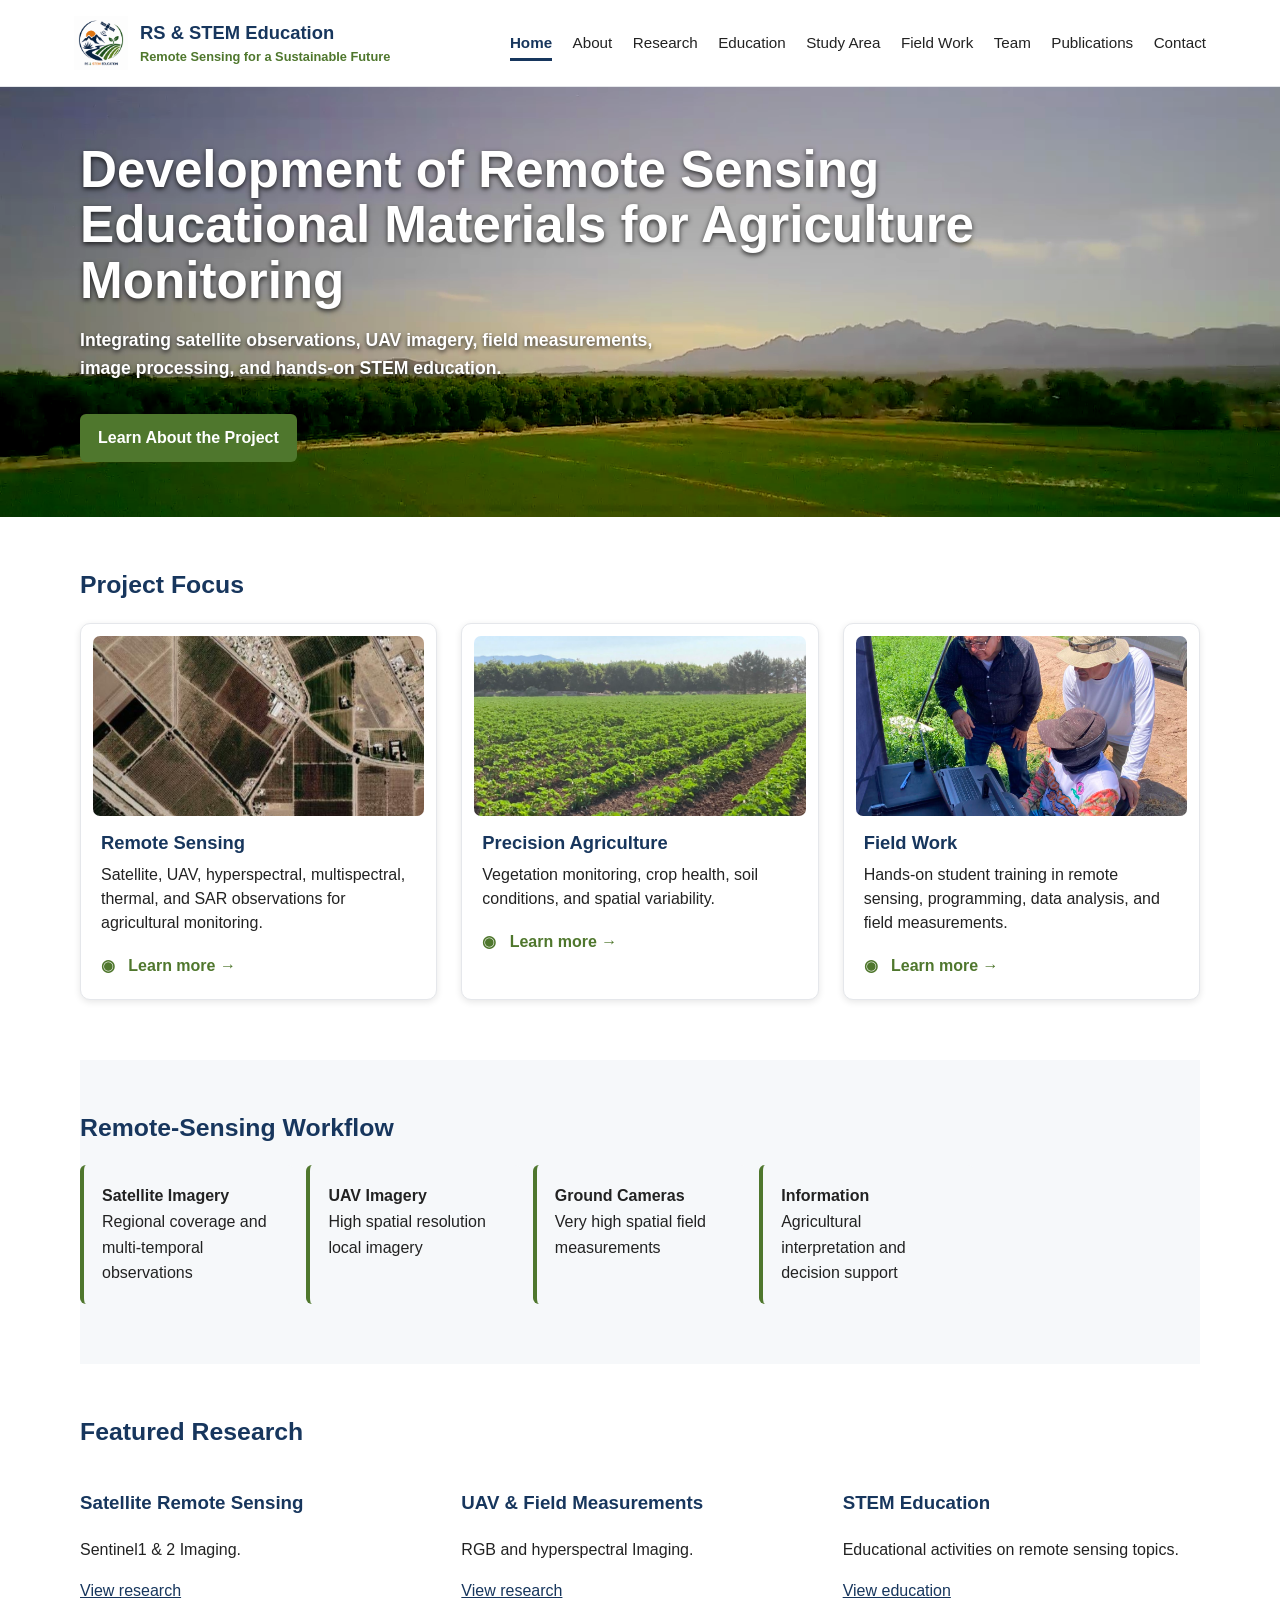
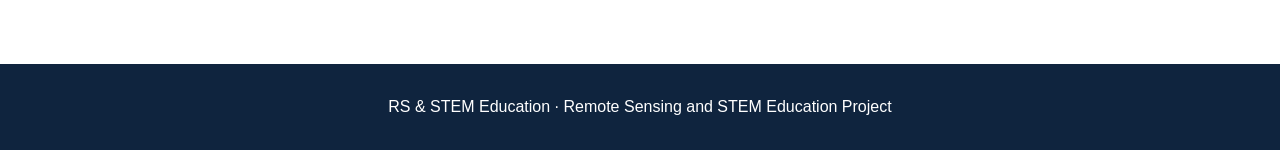
<file: index.html>
<!DOCTYPE html><html lang="en">
<head>
  <meta charset="UTF-8">
  
  <meta name="viewport" content="width=device-width, initial-scale=1.0">
  
  <title>RS & STEM Education</title>

  <!-- Linked in entry point -->
  <meta name="description" content="Remote sensing, precision agriculture, and STEM education project website.">

  <meta property="og:title" content="RS & STEM Education">

  <meta property="og:description" content="Development of remote sensing educational materials for agricultural monitoring.">

  <meta property="og:type" content="website">

  <meta property="og:url" content="https://utep-uach-rs.github.io/">    
  
  <link rel="stylesheet" href="css/style.css">
</head>

<body>
  
<header>
  <div class="nav">

    <a class="brand" href="index.html">
      <img src="images/logo.png"
           alt="RS and STEM Education project logo">

      <div class="brand-text">
        <span class="brand-title">RS & STEM Education</span>
        <span class="brand-subtitle">
          Remote Sensing for a Sustainable Future
        </span>
      </div>
    </a>

    <nav aria-label="Primary navigation">
      <a class="active" href="index.html">Home</a>
      <a href="about.html">About</a>
      <a href="research.html">Research</a>
      <a href="education.html">Education</a>
      <a href="study-area.html">Study Area</a>
      <a href="field-work.html">Field Work</a>
      <a href="team.html">Team</a>
      <a href="publications.html">Publications</a>
      <a href="contact.html">Contact</a>
    </nav>

  </div>
</header>

<section class="hero">
  <div class="hero-content">

    <h1>
      Development of Remote Sensing Educational Materials for Agriculture Monitoring
    </h1>

    <p>
      Integrating satellite observations, UAV imagery, field measurements,<br>
      image processing, and hands-on STEM education.
    </p>

    <a class="btn" href="about.html">
      Learn About the Project
    </a>

  </div>
</section>

<section class="section">

  <h2>Project Focus</h2>

  <div class="grid3">

    <article class="focus-card">

      <img src="images/remote-sensing.jpg"
           alt="Satellite-based remote sensing">

      <h3>Remote Sensing</h3>

      <p>
        Satellite, UAV, hyperspectral, multispectral, thermal, and SAR observations for agricultural monitoring.
      </p>

      <a class="learn-more" href="research.html">
        ◉ &nbsp; Learn more →
      </a>

    </article>


    <article class="focus-card">

      <img src="images/precision-agriculture.jpg"
           alt="UAV monitoring an agricultural field">

      <h3>Precision Agriculture</h3>

      <p>
        Vegetation monitoring, crop health, soil conditions, and spatial variability.
      </p>

      <a class="learn-more" href="research.html">
        ◉ &nbsp; Learn more →
      </a>

    </article>


    <article class="focus-card">

      <img src="images/stem-education.jpg"
           alt="Students conducting field-based STEM research">

      <h3>Field Work</h3>

      <p>
        Hands-on student training in remote sensing, programming, data analysis, and field measurements.
      </p>

      <a class="learn-more" href="field-work.html">
        ◉ &nbsp; Learn more →
      </a>

    </article>

  </div>

</section>

  
<section class="section alt"><h2>Remote-Sensing Workflow</h2><div class="workflow">
<div class="step"><strong>Satellite Imagery</strong><br>Regional coverage and multi-temporal observations</div>
<!--  <div class="step"><strong>Airplane Imagery</strong><br>Seasonal high spatial resolution</div>  -->
<div class="step"><strong>UAV Imagery</strong><br>High spatial resolution local imagery</div>
<div class="step"><strong>Ground Cameras</strong><br>Very high spatial field measurements</div>
<div class="step"><strong>Information</strong><br>Agricultural interpretation and decision support</div>
</div></section>
  
<section class="section"><h2>Featured Research</h2><div class="grid3">
<div class="card">
  <h3>Satellite Remote Sensing</h3>
  <p>Sentinel1 & 2 Imaging.</p><a href="research.html">View research</a></div>
<div class="card">
  <h3>UAV & Field Measurements</h3>
  <p>RGB and hyperspectral Imaging.</p><a href="research.html">View research</a></div>
<div class="card">
  <h3>STEM Education</h3>
  <p>Educational activities on remote sensing topics.</p><a href="education.html">View education</a></div>
</div></section>
  
  
<footer>RS & STEM Education · Remote Sensing and STEM Education Project</footer></body></html>
</file>
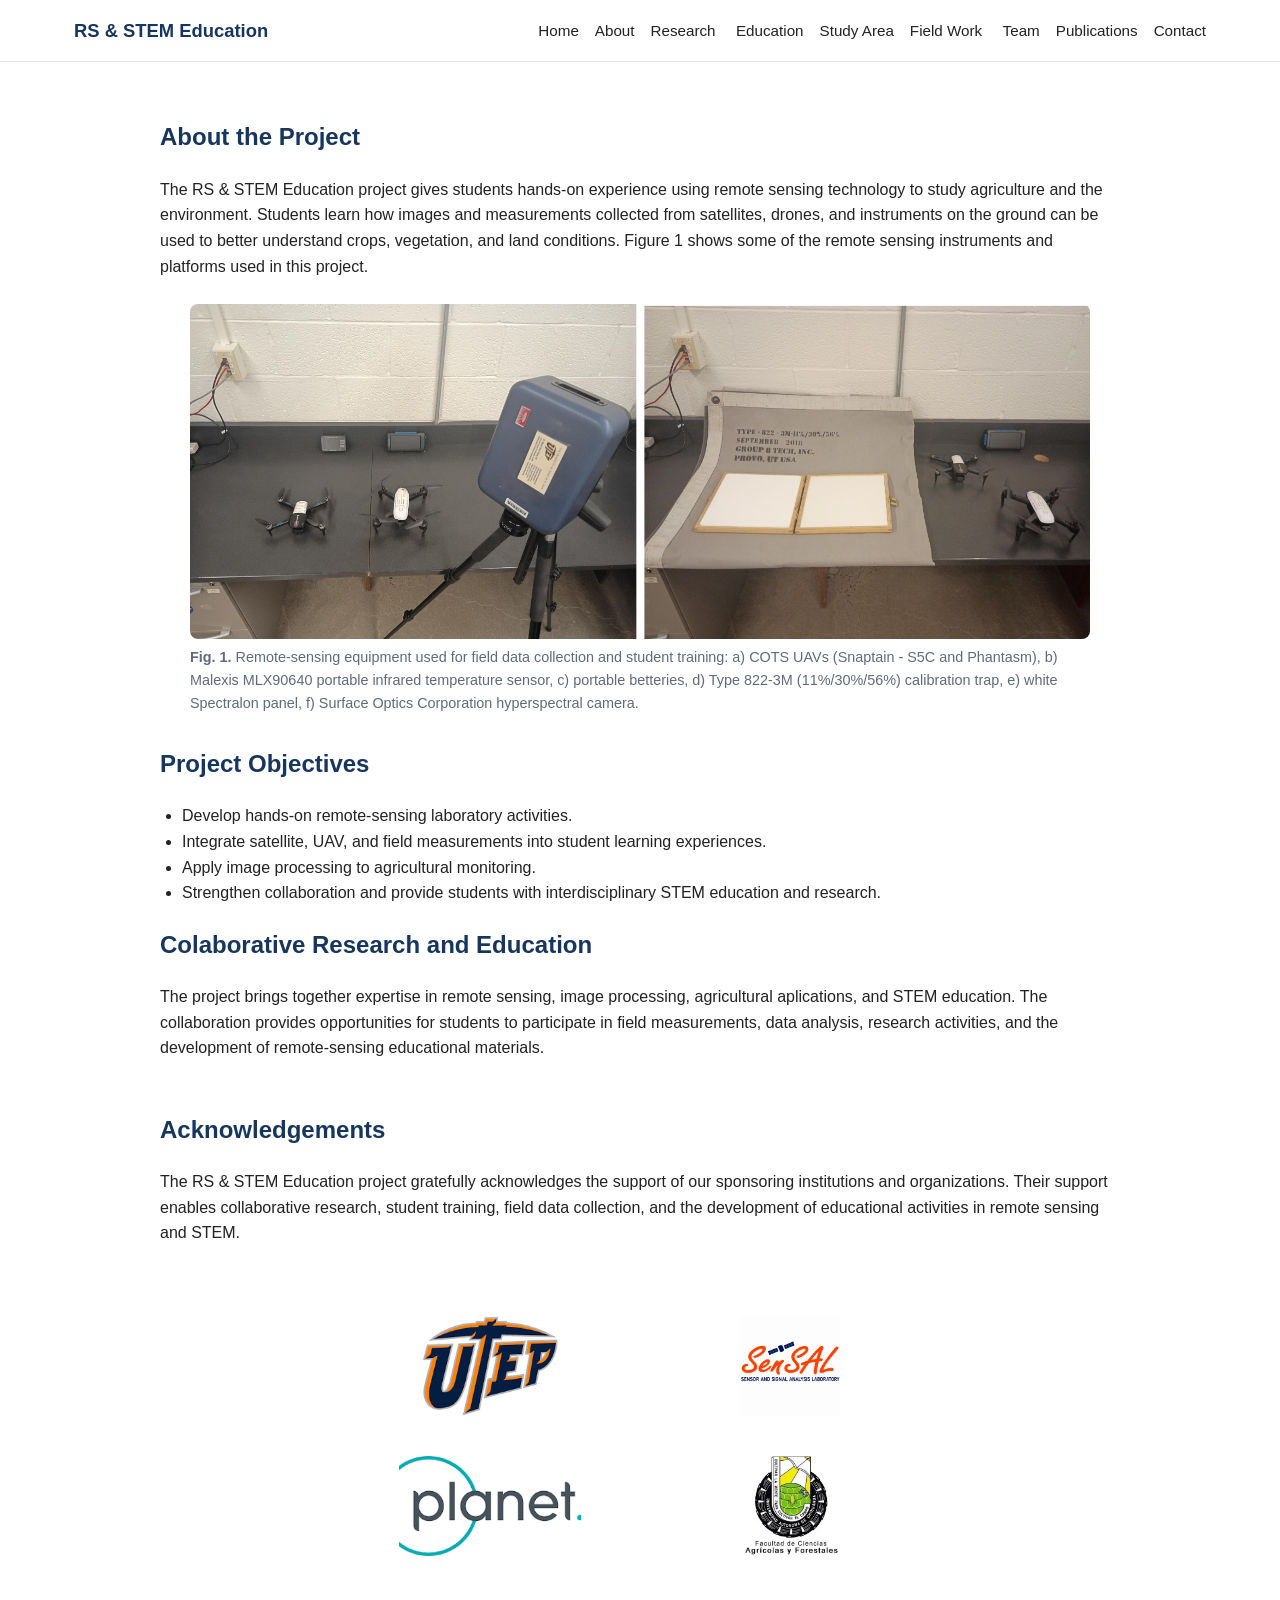
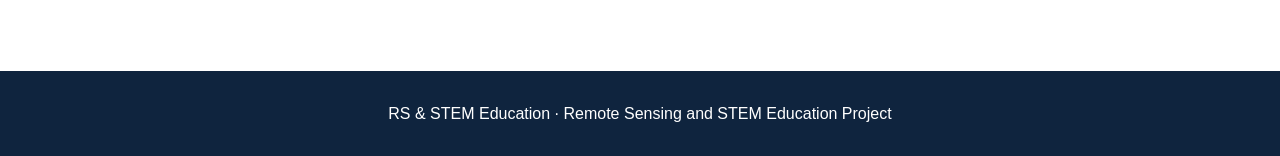
<file: about.html>
<!DOCTYPE html>
<html lang="en"><head><meta charset="UTF-8"><meta name="viewport" content="width=device-width, initial-scale=1.0"><title>About the Project | RS & STEM Education</title><link rel="stylesheet" href="css/style.css"></head><body><header><div class="nav"><div class="brand">RS & STEM Education</div><nav aria-label="Primary navigation">
<a href="index.html">Home</a><a href="about.html">About</a><a href="research.html">Research</a>
<a href="education.html">Education</a><a href="study-area.html">Study Area</a><a href="field-work.html">Field Work</a>
<a href="team.html">Team</a><a href="publications.html">Publications</a><a href="contact.html">Contact</a>
</nav></div></header><main class="content-page">

<section class="about-intro">
  
<div class="about-text">  

<h1>About the Project</h1>

<p>
The RS & STEM Education project gives students hands-on experience using remote sensing technology
to study agriculture and the environment. Students learn how images and measurements collected from
satellites, drones, and instruments on the ground can be used to better understand crops, vegetation,
and land conditions. Figure 1 shows some of the remote sensing instruments and platforms used in this project.
</p>

</div>

  
<figure class="about-equipment">

    <img
      src="images/equipment/rs-equipment.jpg"
      alt="Remote-sensing equipment used for agricultural field measurements"
    >

    <figcaption>
      <strong>Fig. 1.</strong> Remote-sensing equipment used for field data collection and student training:
      a) COTS UAVs (Snaptain - S5C and Phantasm), b) Malexis MLX90640 portable infrared temperature sensor,
      c) portable betteries, d) Type 822-3M (11%/30%/56%) calibration trap, e) white Spectralon panel,
      f) Surface Optics Corporation hyperspectral camera.
    </figcaption>

</figure>

</section>
  
<h2>Project Objectives</h2>
  <ul><li>Develop hands-on remote-sensing laboratory activities.</li>
      <li>Integrate satellite, UAV, and field measurements into student learning experiences.</li>
      <li>Apply image processing to agricultural monitoring.</li>
      <li>Strengthen collaboration and provide students with interdisciplinary STEM education and research.</li>
  </ul>

  
<h2>Colaborative Research and Education</h2>
<p>The project brings together expertise in remote sensing, image processing, agricultural aplications, and STEM education.
   The collaboration provides opportunities for students to participate in field measurements, data analysis, research activities,
   and the development of remote-sensing educational materials.
</p>


<section class="acknowledgements">

  <h2>Acknowledgements</h2>

  <p>
    The RS &amp; STEM Education project gratefully acknowledges the support of our sponsoring institutions and organizations.
    Their support enables collaborative research, student training, field data collection, and the development of educational
    activities in remote sensing and STEM.
  </p>

  <div class="sponsor-logos">

  <div class="logo-grid">
    
    <div class="sponsor">
      <img src="images/logos/utep-logo.png"
           alt="Sponsor 1">
    </div>

    <div class="sponsor">
      <img src="images/logos/sensal-logo.png"
           alt="Sponsor 2">
    </div>

    <div class="sponsor">
      <img src="images/logos/planet-logo.png"
           alt="Sponsor 3">
    </div>

    <div class="sponsor">
      <img src="images/logos/uach-logo.png"
           alt="Sponsor 4">
    </div>

  </div>
    
  </div>

</section>

  
</main><footer>RS & STEM Education · Remote Sensing and STEM Education Project</footer></body></html>
</file>
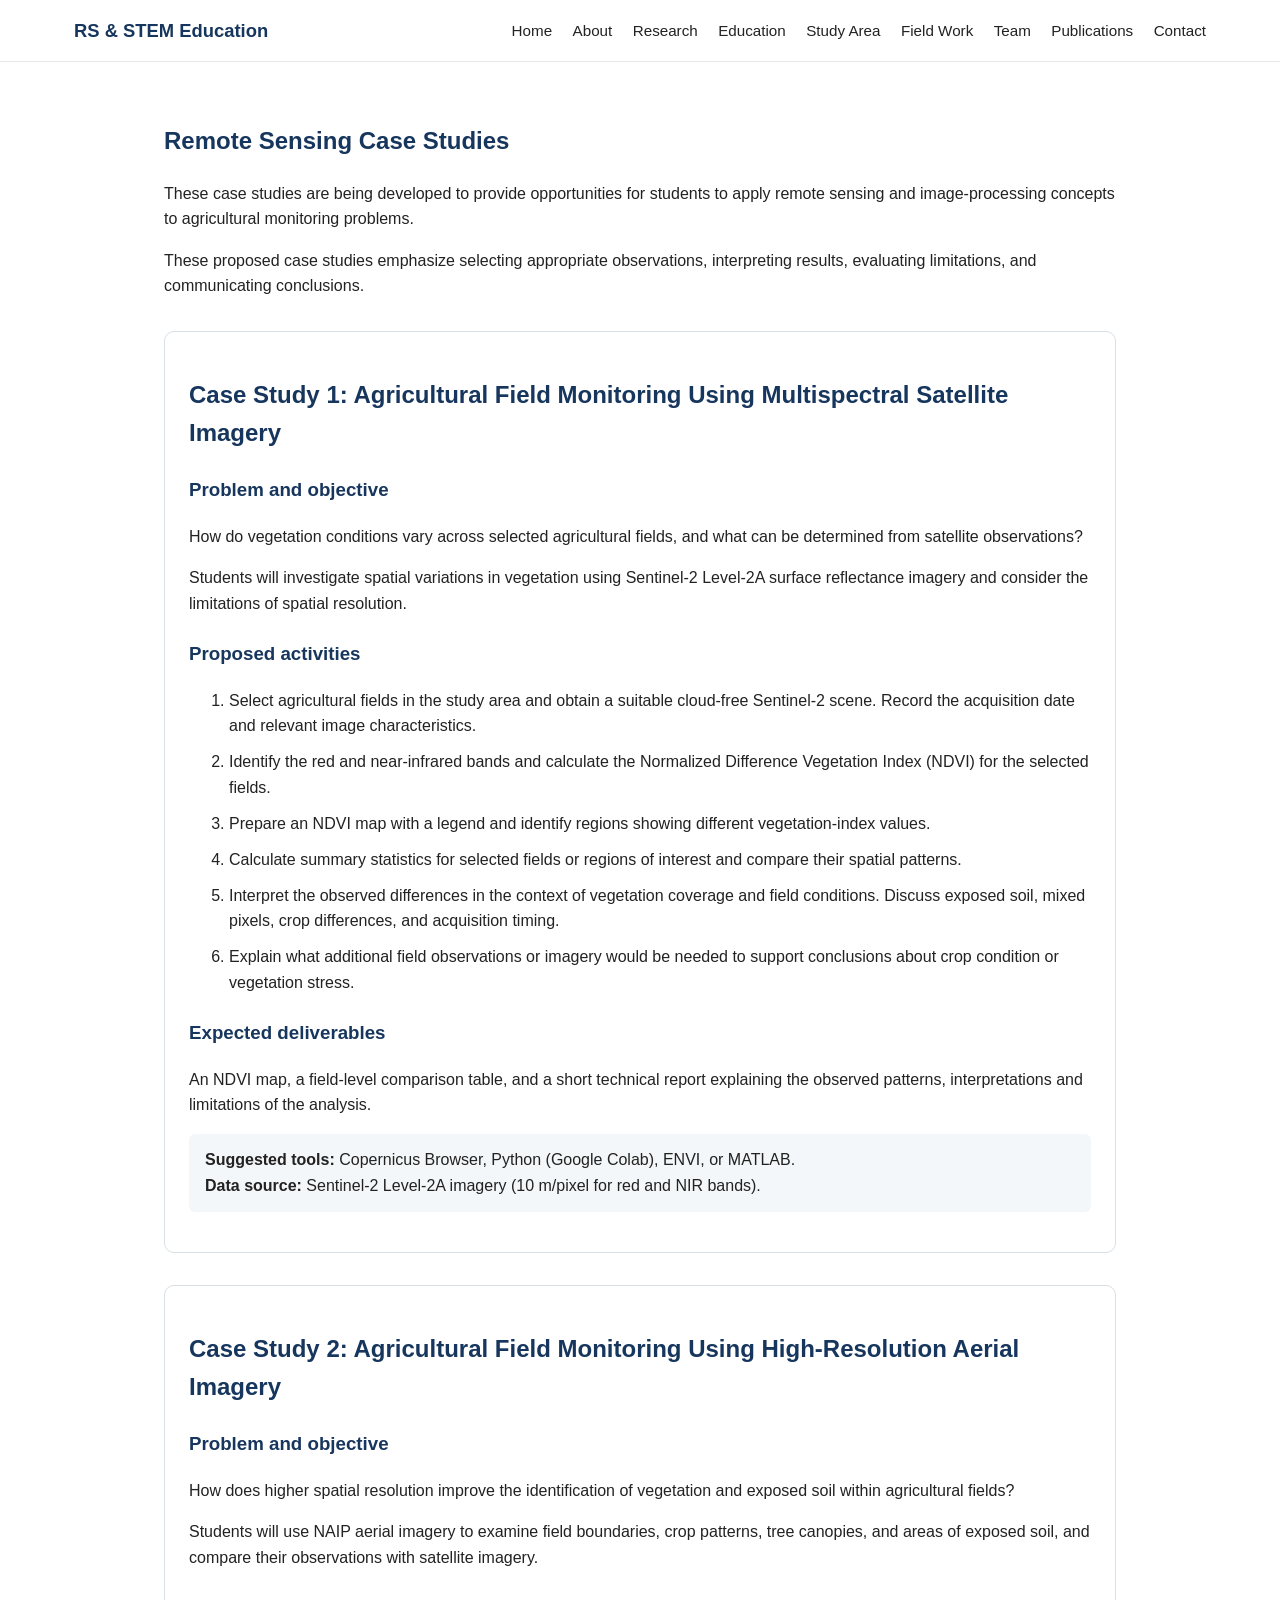
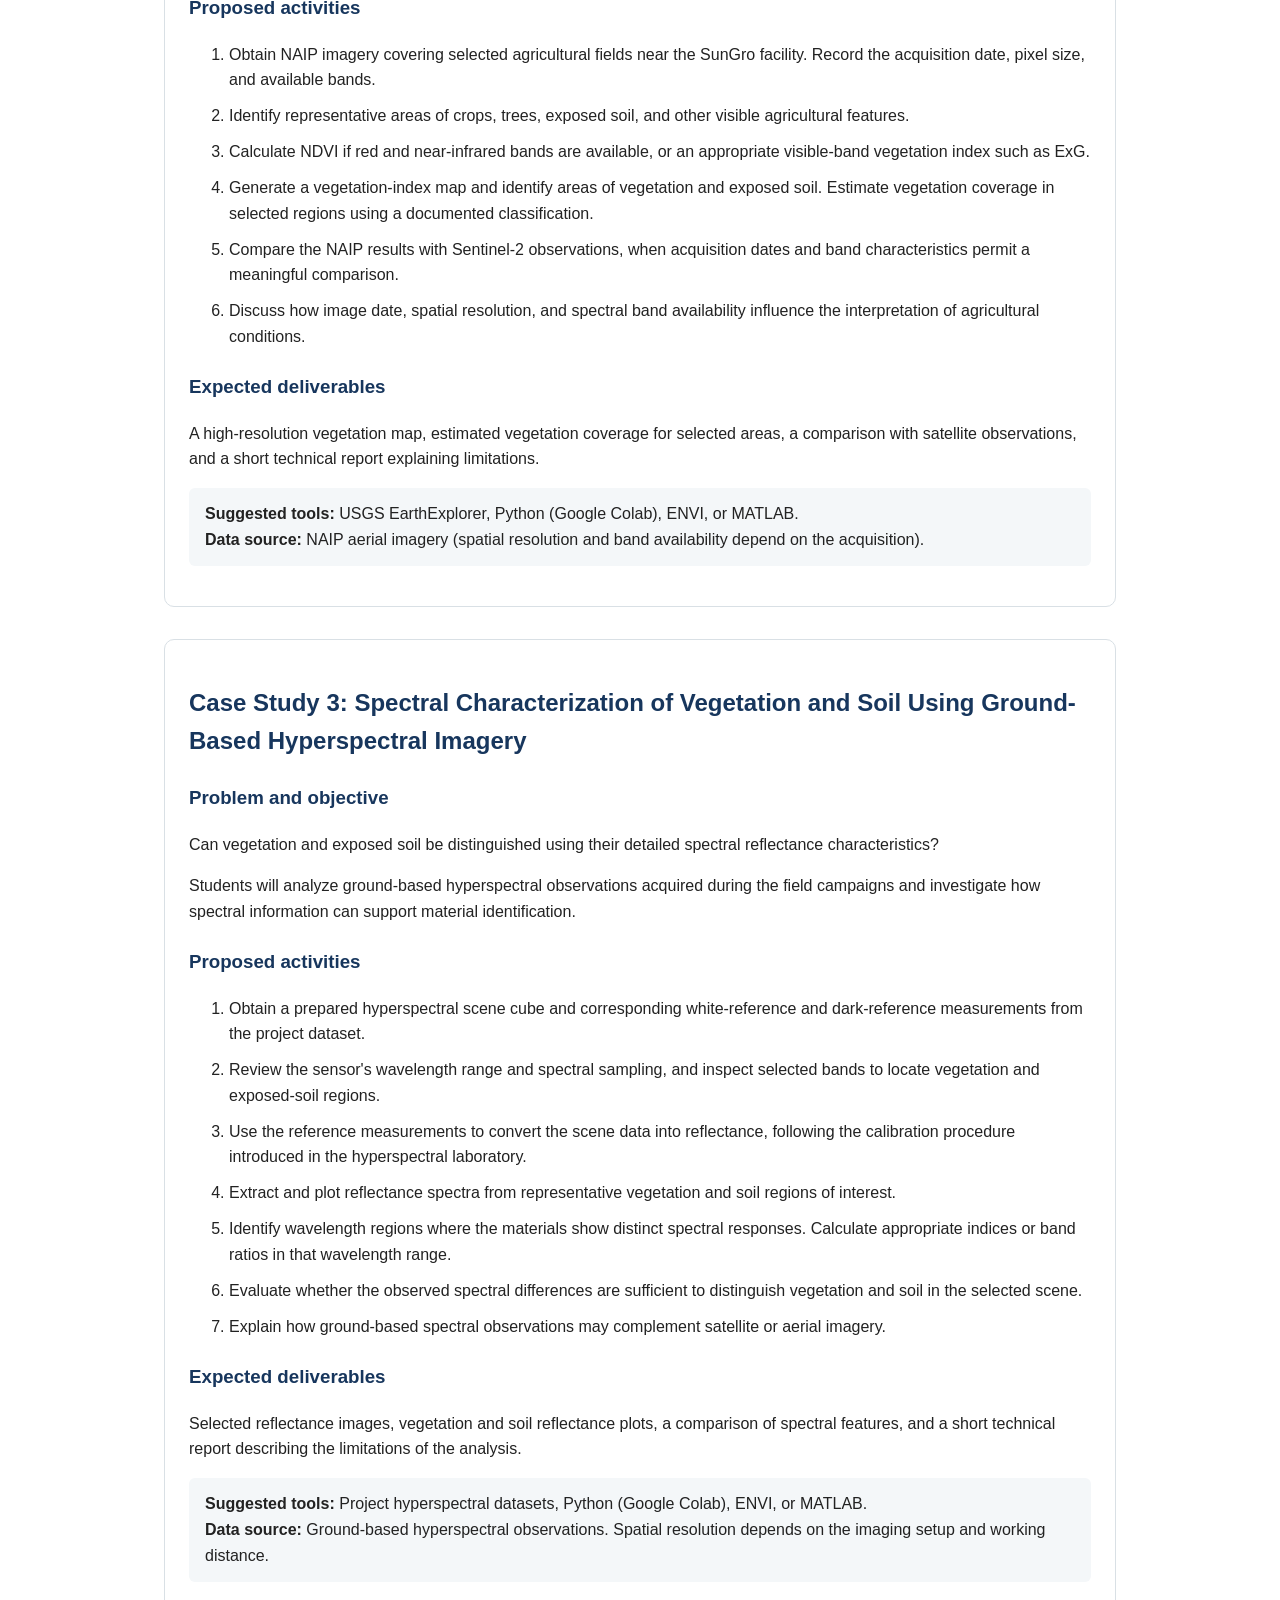
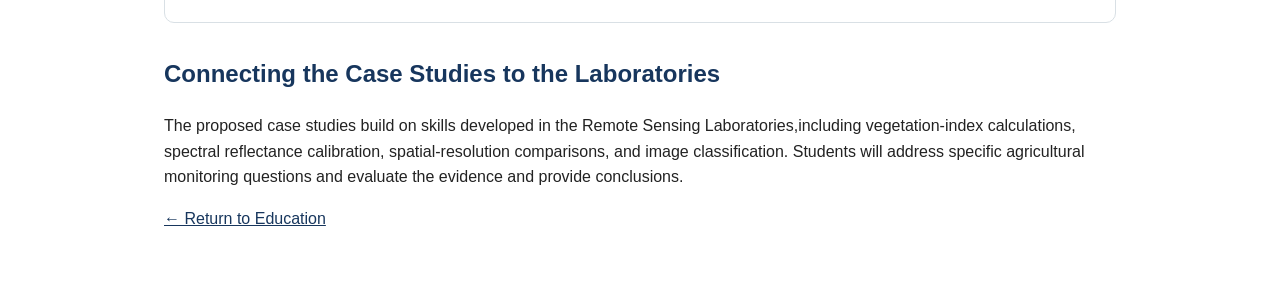
<file: case-studies.html>
<!DOCTYPE html>
<html lang="en">
<head>
  <meta charset="UTF-8">
  <meta name="viewport" content="width=device-width, initial-scale=1.0">
  <meta name="description" content="Proposed agricultural remote sensing case studies developed through the UTEP–UACH collaboration.">
  <title>Remote Sensing Case Studies | RS &amp; STEM Education</title>
  <link rel="stylesheet" href="css/style.css">
  <style>
    .case-study { margin: 2rem 0; padding: 1.5rem; border: 1px solid #d9e0e5; border-radius: 10px; }
    .case-study img { display: block; width: 100%; max-width: 650px; height: auto; margin: 1rem auto .4rem; border-radius: 6px; }
    .case-study figure { margin: 1rem 0; }
    .case-study figcaption { text-align: center; font-size: .9rem; color: #555; }
    .case-study li { margin-bottom: .65rem; }
    .case-study h3 { margin-top: 1.4rem; }
    .case-study .meta { background: #f4f7f9; padding: .85rem 1rem; border-radius: 6px; }
    .case-study a { overflow-wrap: anywhere; }
    @media (max-width: 600px) { .case-study { padding: 1rem; } }
  </style>
</head>
<body>
<header>
  <div class="nav">
    <div class="brand">RS &amp; STEM Education</div>
    <nav aria-label="Primary navigation">
      <a href="index.html">Home</a>
      <a href="about.html">About</a>
      <a href="research.html">Research</a>
      <a href="education.html">Education</a>
      <a href="study-area.html">Study Area</a>
      <a href="field-work.html">Field Work</a>
      <a href="team.html">Team</a>
      <a href="publications.html">Publications</a>
      <a href="contact.html">Contact</a>
    </nav>
  </div>
</header>
<main>
<section class="education-section">
  <h1>Remote Sensing Case Studies</h1>
  <p>These case studies are being developed to provide opportunities for students to apply remote sensing and image-processing concepts to agricultural monitoring problems.</p>
  <p>These proposed case studies emphasize selecting appropriate observations, interpreting results, evaluating limitations, and communicating conclusions.</p>

  <article class="case-study" id="case-study-1">
    <h2>Case Study 1: Agricultural Field Monitoring Using Multispectral Satellite Imagery</h2>
    
    <h3>Problem and objective</h3>
    <p>How do vegetation conditions vary across selected agricultural fields, and what can be determined from satellite observations?</p>
    <p>Students will investigate spatial variations in vegetation using Sentinel-2 Level-2A surface reflectance imagery and consider the limitations of spatial resolution.</p>

    <h3>Proposed activities</h3>
    <ol>
      <li>Select agricultural fields in the study area and obtain a suitable cloud-free Sentinel-2 scene. Record the acquisition date and relevant image characteristics.</li>
      <li>Identify the red and near-infrared bands and calculate the Normalized Difference Vegetation Index (NDVI) for the selected fields.</li>
      <li>Prepare an NDVI map with a legend and identify regions showing different vegetation-index values.</li>
      <li>Calculate summary statistics for selected fields or regions of interest and compare their spatial patterns.</li>
      <li>Interpret the observed differences in the context of vegetation coverage and field conditions. Discuss exposed soil, mixed pixels, crop differences, and acquisition timing.</li>
      <li>Explain what additional field observations or imagery would be needed to support conclusions about crop condition or vegetation stress.</li>
    </ol>
    <h3>Expected deliverables</h3>
    <p>An NDVI map, a field-level comparison table, and a short technical report explaining the observed patterns, interpretations and limitations of the analysis.</p>
    <p class="meta"><strong>Suggested tools:</strong> Copernicus Browser, Python (Google Colab), ENVI, or MATLAB.<br>
      <strong>Data source:</strong> Sentinel-2 Level-2A imagery (10 m/pixel for red and NIR bands).</p>
  </article>

  <article class="case-study" id="case-study-2">
    <h2>Case Study 2: Agricultural Field Monitoring Using High-Resolution Aerial Imagery</h2>

    <h3>Problem and objective</h3>
    <p>How does higher spatial resolution improve the identification of vegetation and exposed soil within agricultural fields?</p>
    <p>Students will use NAIP aerial imagery to examine field boundaries, crop patterns, tree canopies, and areas of exposed soil, and compare their observations with satellite imagery.</p>
    
    <h3>Proposed activities</h3>
    <ol>
      <li>Obtain NAIP imagery covering selected agricultural fields near the SunGro facility. Record the acquisition date, pixel size, and available bands.</li>
      <li>Identify representative areas of crops, trees, exposed soil, and other visible agricultural features.</li>
      <li>Calculate NDVI if red and near-infrared bands are available, or an appropriate visible-band vegetation index such as ExG.</li>
      <li>Generate a vegetation-index map and identify areas of vegetation and exposed soil. Estimate vegetation coverage in selected regions using a documented classification.</li>
      <li>Compare the NAIP results with Sentinel-2 observations, when acquisition dates and band characteristics permit a meaningful comparison.</li>
      <li>Discuss how image date, spatial resolution, and spectral band availability influence the interpretation of agricultural conditions.</li>
    </ol>
    <h3>Expected deliverables</h3>
    <p>A high-resolution vegetation map, estimated vegetation coverage for selected areas, a comparison with satellite observations, and a short technical report explaining limitations.</p>
    <p class="meta"><strong>Suggested tools:</strong> USGS EarthExplorer, Python (Google Colab), ENVI, or MATLAB.<br>
      <strong>Data source:</strong> NAIP aerial imagery (spatial resolution and band availability depend on the acquisition).</p>
  </article>

  <article class="case-study" id="case-study-3">
    <h2>Case Study 3: Spectral Characterization of Vegetation and Soil Using Ground-Based Hyperspectral Imagery</h2>

    <h3>Problem and objective</h3>
    <p>Can vegetation and exposed soil be distinguished using their detailed spectral reflectance characteristics?</p>
    <p>Students will analyze ground-based hyperspectral observations acquired during the field campaigns and investigate how spectral information can support material identification.</p>
    
    <h3>Proposed activities</h3>
    <ol>
      <li>Obtain a prepared hyperspectral scene cube and corresponding white-reference and dark-reference measurements from the project dataset.</li>
      <li>Review the sensor's wavelength range and spectral sampling, and inspect selected bands to locate vegetation and exposed-soil regions.</li>
      <li>Use the reference measurements to convert the scene data into reflectance, following the calibration procedure introduced in the hyperspectral laboratory.</li>
      <li>Extract and plot reflectance spectra from representative vegetation and soil regions of interest.</li>
      <li>Identify wavelength regions where the materials show distinct spectral responses. Calculate appropriate indices or band ratios in that wavelength range.</li>
      <li>Evaluate whether the observed spectral differences are sufficient to distinguish vegetation and soil in the selected scene.</li>
      <li>Explain how ground-based spectral observations may complement satellite or aerial imagery.</li>
    </ol>
    <h3>Expected deliverables</h3>
    <p>Selected reflectance images, vegetation and soil reflectance plots, a comparison of spectral features, and a short technical report describing the limitations of the analysis.</p>
    <p class="meta"><strong>Suggested tools:</strong> Project hyperspectral datasets, Python (Google Colab), ENVI, or MATLAB.<br>
      <strong>Data source:</strong> Ground-based hyperspectral observations. Spatial resolution depends on the imaging setup and working distance.</p>
  </article>

  <h2>Connecting the Case Studies to the Laboratories</h2>
  <p>The proposed case studies build on skills developed in the Remote Sensing Laboratories,including vegetation-index calculations, spectral reflectance calibration,
     spatial-resolution comparisons, and image classification. Students will address specific agricultural monitoring questions and evaluate the evidence and provide conclusions.</p>
  <p><a href="education.html">&larr; Return to Education</a></p>
</section>
</main>
</body>
</html>
</file>
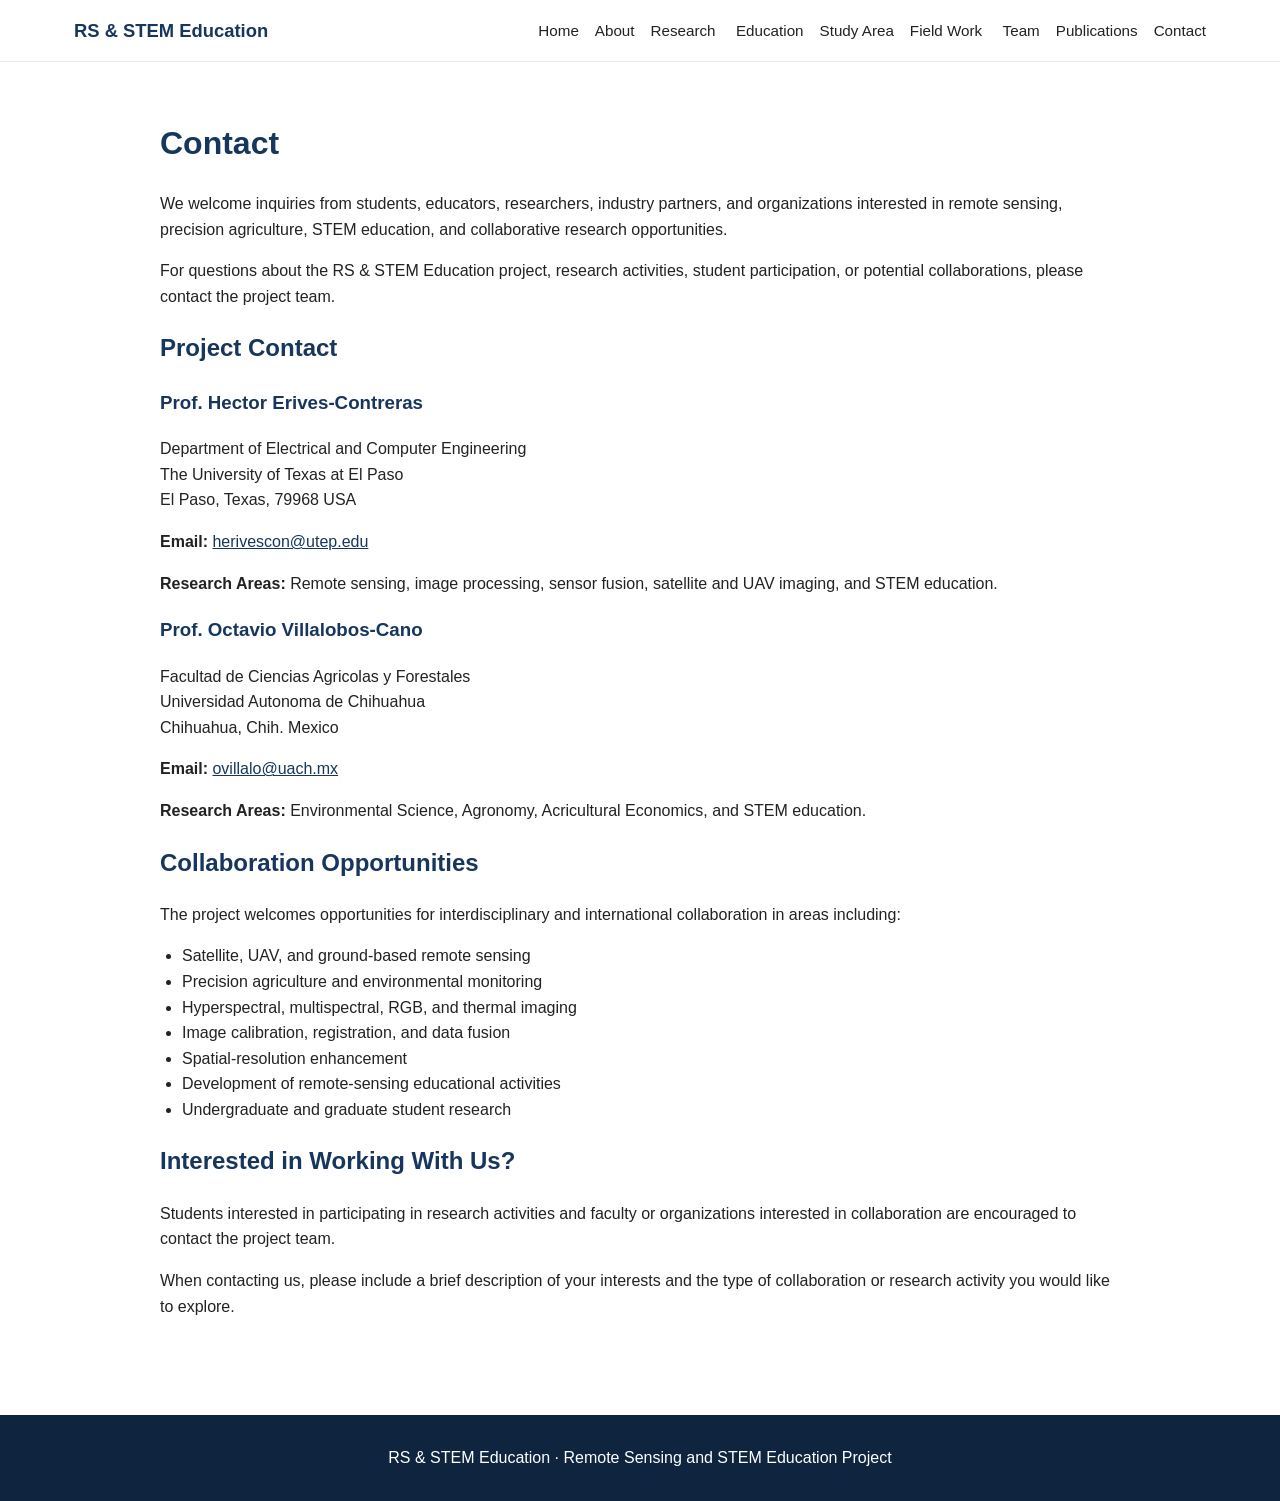
<file: contact.html>
<!DOCTYPE html><html lang="en"><head><meta charset="UTF-8"><meta name="viewport" content="width=device-width, initial-scale=1.0"><title>Contact | RS & STEM Education</title><link rel="stylesheet" href="css/style.css"></head><body><header><div class="nav"><div class="brand">RS & STEM Education</div><nav aria-label="Primary navigation">
<a href="index.html">Home</a><a href="about.html">About</a><a href="research.html">Research</a>
<a href="education.html">Education</a><a href="study-area.html">Study Area</a><a href="field-work.html">Field Work</a>
<a href="team.html">Team</a><a href="publications.html">Publications</a><a href="contact.html">Contact</a>
</nav></div></header>
  
<main class="content-page">

  <h1>Contact</h1>

  <p>
    We welcome inquiries from students, educators, researchers, industry partners, and organizations
    interested in remote sensing, precision agriculture, STEM education, and collaborative research opportunities.
  </p>

  <p>
    For questions about the RS &amp; STEM Education project, research activities, student participation, or potential
    collaborations, please contact the project team.
  </p>


  <h2>Project Contact</h2>

  <div class="contact-card">

    <h3>Prof. Hector Erives-Contreras</h3>

    <p>
      Department of Electrical and Computer Engineering<br>
      The University of Texas at El Paso<br>
      El Paso, Texas, 79968 USA
    </p>

    <p>
      <strong>Email:</strong>
      <a href="mailto:herivescon@utep.edu"> herivescon@utep.edu
      </a>
    </p>

    <p>
      <strong>Research Areas:</strong>
      Remote sensing, image processing, sensor fusion, satellite and UAV imaging, and STEM education.
    </p>

  </div>


    <div class="contact-card">

    <h3>Prof. Octavio Villalobos-Cano</h3>

    <p>
      Facultad de Ciencias Agricolas y Forestales<br>
      Universidad Autonoma de Chihuahua<br>
      Chihuahua, Chih. Mexico
    </p>

    <p>
      <strong>Email:</strong>
      <a href="mailto:ovillalo@uach.mx"> ovillalo@uach.mx
      </a>
    </p>

    <p>
      <strong>Research Areas:</strong>
      Environmental Science, Agronomy, Acricultural Economics, and STEM education.
    </p>

  </div>


  <h2>Collaboration Opportunities</h2>

  <p>
    The project welcomes opportunities for interdisciplinary and international collaboration in areas including:
  </p>

  <ul>
    <li>Satellite, UAV, and ground-based remote sensing</li>
    <li>Precision agriculture and environmental monitoring</li>
    <li>Hyperspectral, multispectral, RGB, and thermal imaging</li>
    <li>Image calibration, registration, and data fusion</li>
    <li>Spatial-resolution enhancement</li>
    <li>Development of remote-sensing educational activities</li>
    <li>Undergraduate and graduate student research</li>
  </ul>


  <h2>Interested in Working With Us?</h2>

  <p>
    Students interested in participating in research activities and faculty or organizations interested
    in collaboration are encouraged to contact the project team.
  </p>

  <p>
    When contacting us, please include a brief description of your interests and the type of collaboration
    or research activity you would like to explore.
  </p>

</main>

  
<footer>RS & STEM Education · Remote Sensing and STEM Education Project</footer></body></html>
</file>
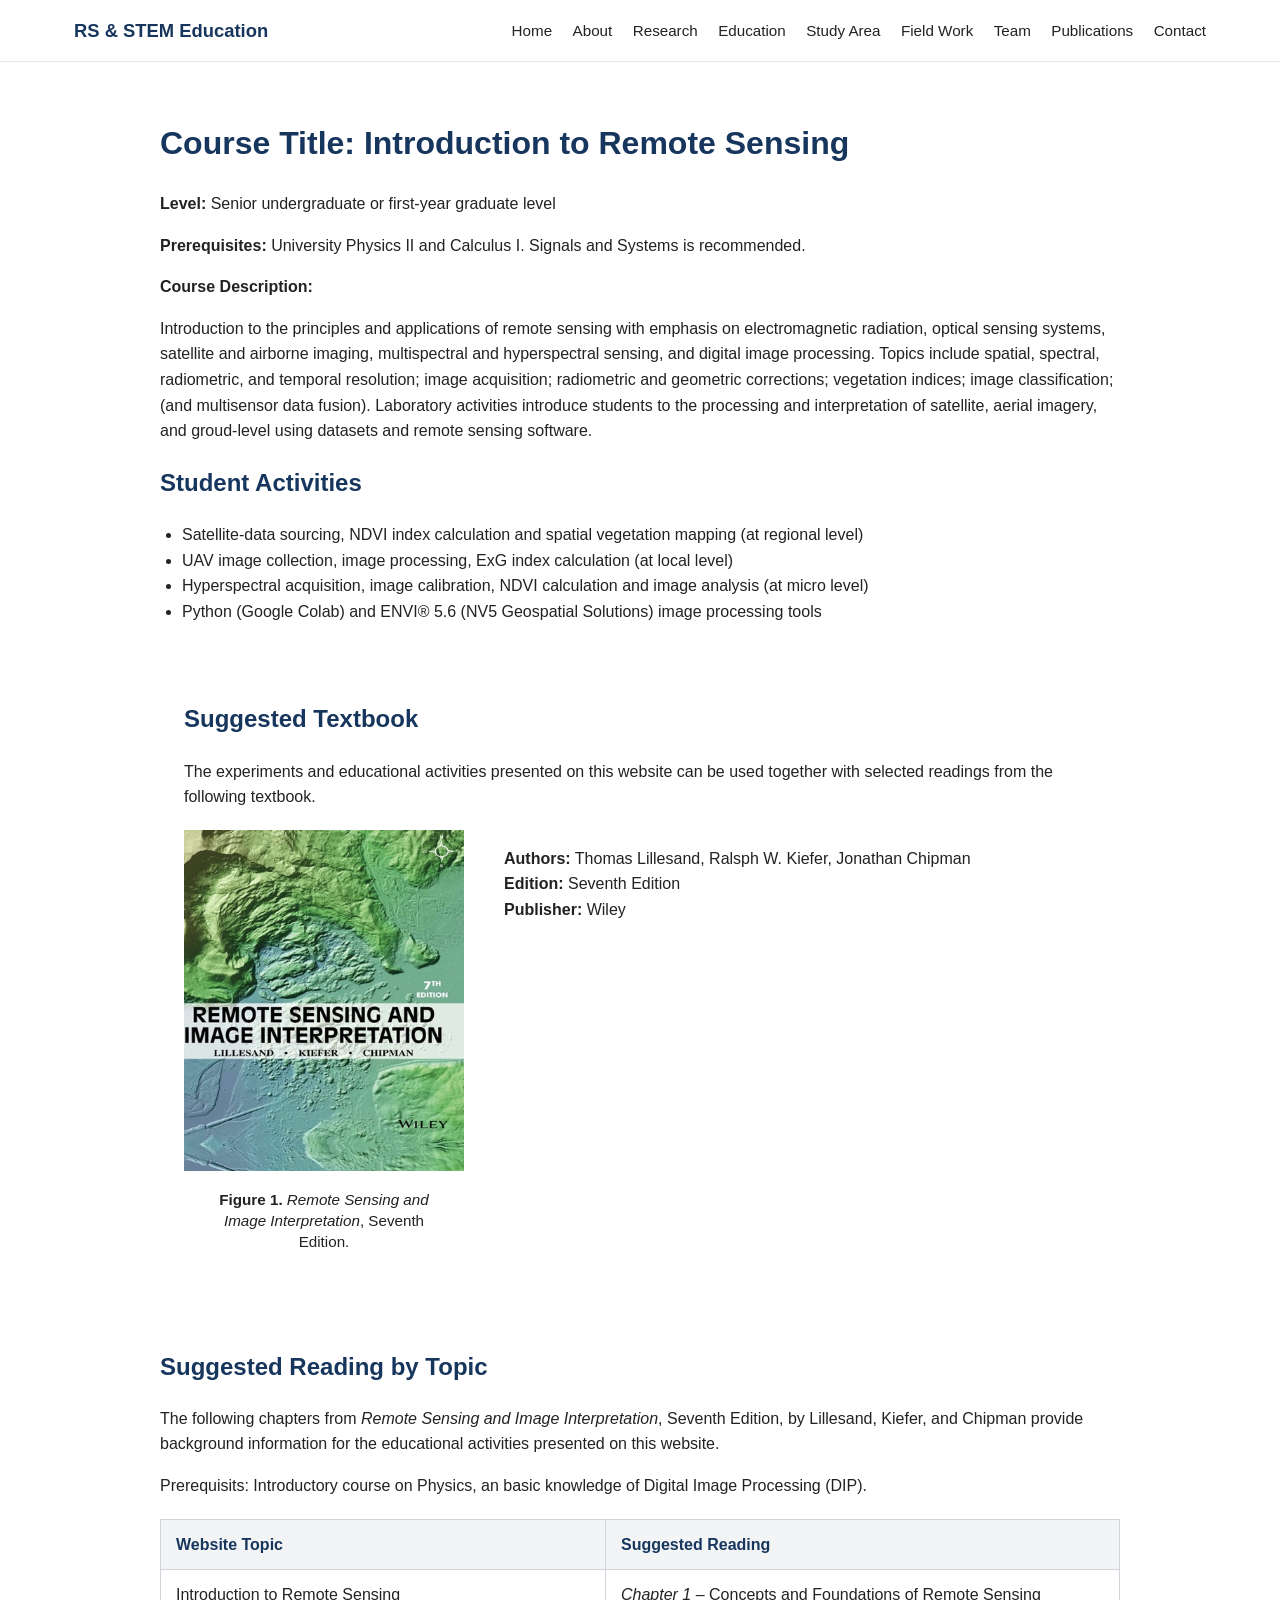
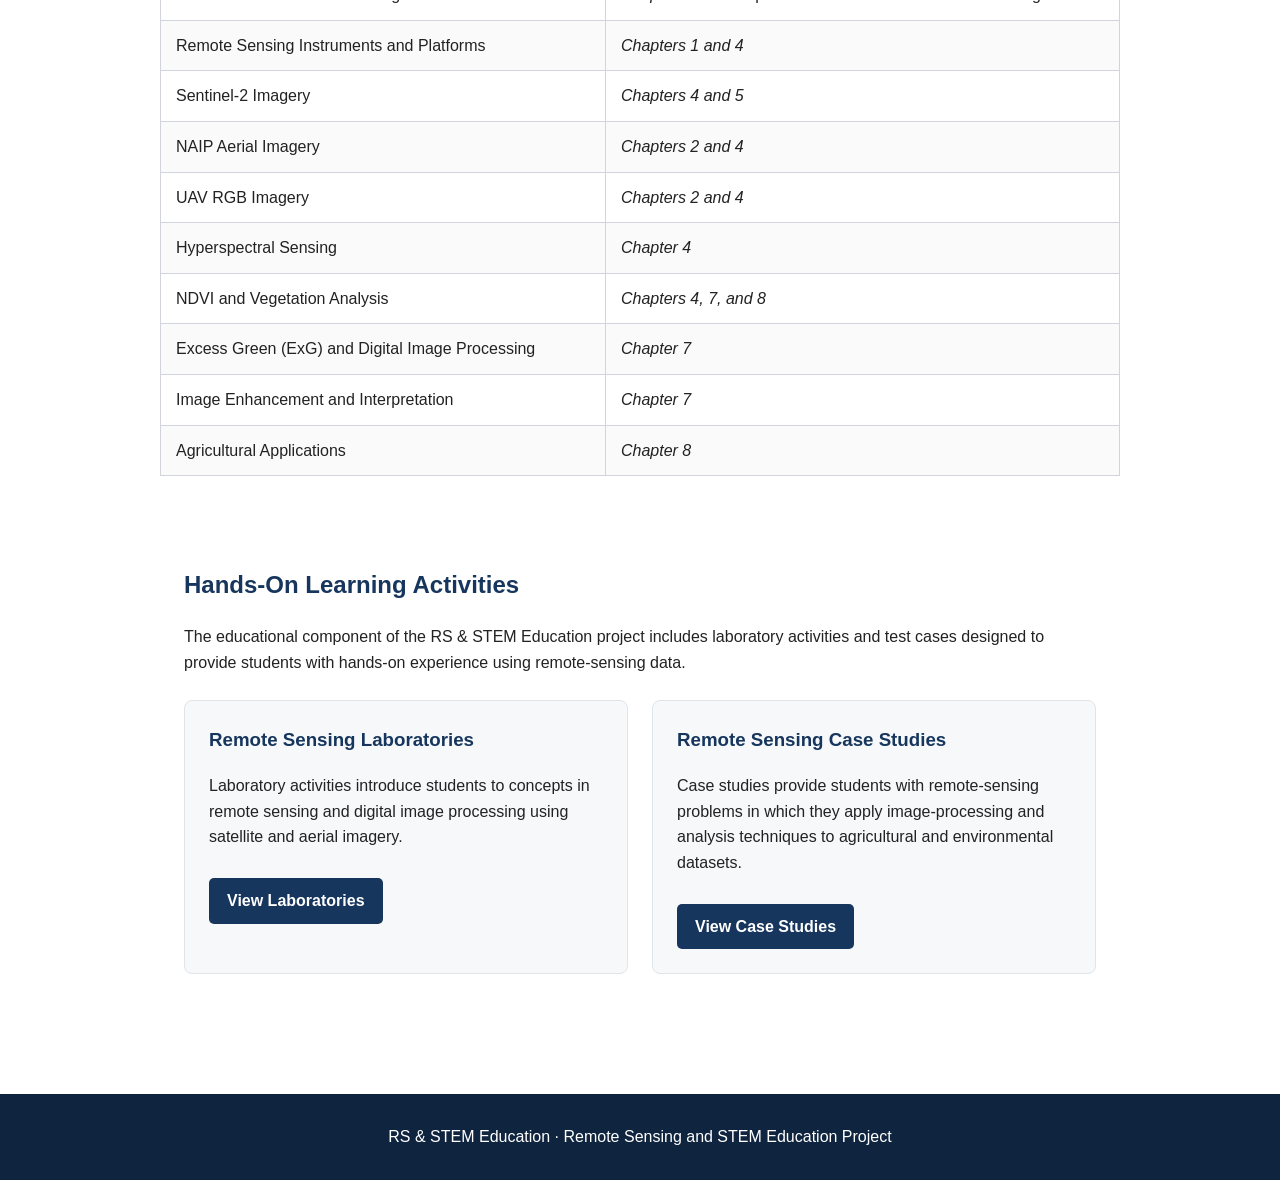
<file: education.html>
<!DOCTYPE html><html lang="en">
<head><meta charset="UTF-8"><meta name="viewport" content="width=device-width, initial-scale=1.0"><title>STEM Education | RS & STEM Education</title><link rel="stylesheet" href="css/style.css"></head>
<body><header><div class="nav"><div class="brand">RS & STEM Education</div>
<nav aria-label="Primary navigation">
  <a href="index.html">Home</a>
  <a href="about.html">About</a>
  <a href="research.html">Research</a>
  <a href="education.html">Education</a>
  <a href="study-area.html">Study Area</a>
  <a href="field-work.html">Field Work</a>
  <a href="team.html">Team</a>
  <a href="publications.html">Publications</a>
  <a href="contact.html">Contact</a>
</nav>

</div></header>

  
<main class="content-page">
<h1>Course Title: Introduction to Remote Sensing</h1>
    <p><strong>Level:</strong> Senior undergraduate or first-year graduate level</p>
    <p><strong>Prerequisites:</strong> University Physics II and Calculus I. Signals and Systems is recommended.</p>
    <p><strong>Course Description:</strong></p>
    <p>Introduction to the principles and applications of remote sensing with emphasis on electromagnetic
       radiation, optical sensing systems, satellite and airborne imaging, multispectral and hyperspectral
       sensing, and digital image processing. Topics include spatial, spectral, radiometric, and temporal
       resolution; image acquisition; radiometric and geometric corrections; vegetation indices; image classification;
       (and multisensor data fusion). Laboratory activities introduce students to the processing and interpretation
       of satellite, aerial imagery, and groud-level using datasets and remote sensing software.     
    </p>

<h2>Student Activities</h2>
  <ul><li>Satellite-data sourcing, NDVI index calculation and spatial vegetation mapping (at regional level)</li>
      <li>UAV image collection, image processing, ExG index calculation (at local level)</li>
      <li>Hyperspectral acquisition, image calibration, NDVI calculation and image analysis (at micro level)</li>
      <li>Python (Google Colab) and ENVI® 5.6 (NV5 Geospatial Solutions) image processing tools</li>
  </ul>


  <section class="education-section">

  <h2>Suggested Textbook</h2>

  <p>
    The experiments and educational activities presented on this website
    can be used together with selected readings from the following textbook.
  </p>

  <div class="textbook-container">

    <div class="textbook-image">

      <img src="images/RS_book.jpg"
           alt="Remote Sensing and Image Interpretation, Seventh Edition">

      <p class="figure-caption">
        <strong>Figure 1.</strong>
        <em>Remote Sensing and Image Interpretation</em>,
        Seventh Edition.
      </p>

    </div>

    <div class="textbook-info">

      <p>
        <strong>Authors:</strong> Thomas Lillesand, Ralsph W. Kiefer, Jonathan Chipman<br>
        <strong>Edition:</strong> Seventh Edition<br>
        <strong>Publisher:</strong> Wiley<br>
      </p>

    </div>

  </div>

  </section>
      
  <h2>Suggested Reading by Topic</h2>

  <p>
    The following chapters from <em>Remote Sensing and Image Interpretation</em>,
    Seventh Edition, by Lillesand, Kiefer, and Chipman provide background
    information for the educational activities presented on this website.
  </p>

  <p>
    Prerequisits: Introductory course on Physics, an basic knowledge of Digital Image Processing (DIP).  
  </p>

  <table class="reading-table">

  <thead>
    <tr>
      <th>Website Topic</th>
      <th>Suggested Reading</th>
    </tr>
  </thead>

  <tbody>

    <tr>
      <td>Introduction to Remote Sensing</td>
      <td><em>Chapter 1</em> – Concepts and Foundations of Remote Sensing</td>
    </tr>

    <tr>
      <td>Remote Sensing Instruments and Platforms</td>
      <td><em>Chapters 1 and 4</em></td>
    </tr>

    <tr>
      <td>Sentinel-2 Imagery</td>
      <td><em>Chapters 4 and 5</em></td>
    </tr>

    <tr>
      <td>NAIP Aerial Imagery</td>
      <td><em>Chapters 2 and 4</em></td>
    </tr>

    <tr>
      <td>UAV RGB Imagery</td>
      <td><em>Chapters 2 and 4</em></td>
    </tr>

    <tr>
      <td>Hyperspectral Sensing</td>
      <td><em>Chapter 4</em></td>
    </tr>

    <tr>
      <td>NDVI and Vegetation Analysis</td>
      <td><em>Chapters 4, 7, and 8</em></td>
    </tr>

    <tr>
      <td>Excess Green (ExG) and Digital Image Processing</td>
      <td><em>Chapter 7</em></td>
    </tr>

    <tr>
      <td>Image Enhancement and Interpretation</td>
      <td><em>Chapter 7</em></td>
    </tr>

    <tr>
      <td>Agricultural Applications</td>
      <td><em>Chapter 8</em></td>
    </tr>

  </tbody>

  </table>
  
</section>


<section class="education-section">

  <h2>Hands-On Learning Activities</h2>

  <p>
    The educational component of the RS & STEM Education project includes
    laboratory activities and test cases designed to provide students with
    hands-on experience using remote-sensing data.
  </p>

  <div class="education-grid">

    <!-- Laboratories -->
    <div class="education-card">
      <h3>Remote Sensing Laboratories</h3>

      <p>
        Laboratory activities introduce students to concepts in remote sensing and digital image processing using
        satellite and aerial imagery.
      </p>

      <a class="education-button" href="laboratories.html">
        View Laboratories
      </a>
    </div>


    <!-- Test Cases -->
    <div class="education-card">
      <h3>Remote Sensing Case Studies</h3>

      <p>
        Case studies provide students with remote-sensing problems in which they apply image-processing
        and analysis techniques to agricultural and environmental datasets.
      </p>

      <a class="education-button" href="case-studies.html">
        View Case Studies
      </a>
    </div>

  </div>

</section>

  
</main><footer>RS & STEM Education · Remote Sensing and STEM Education Project</footer></body></html>
</file>
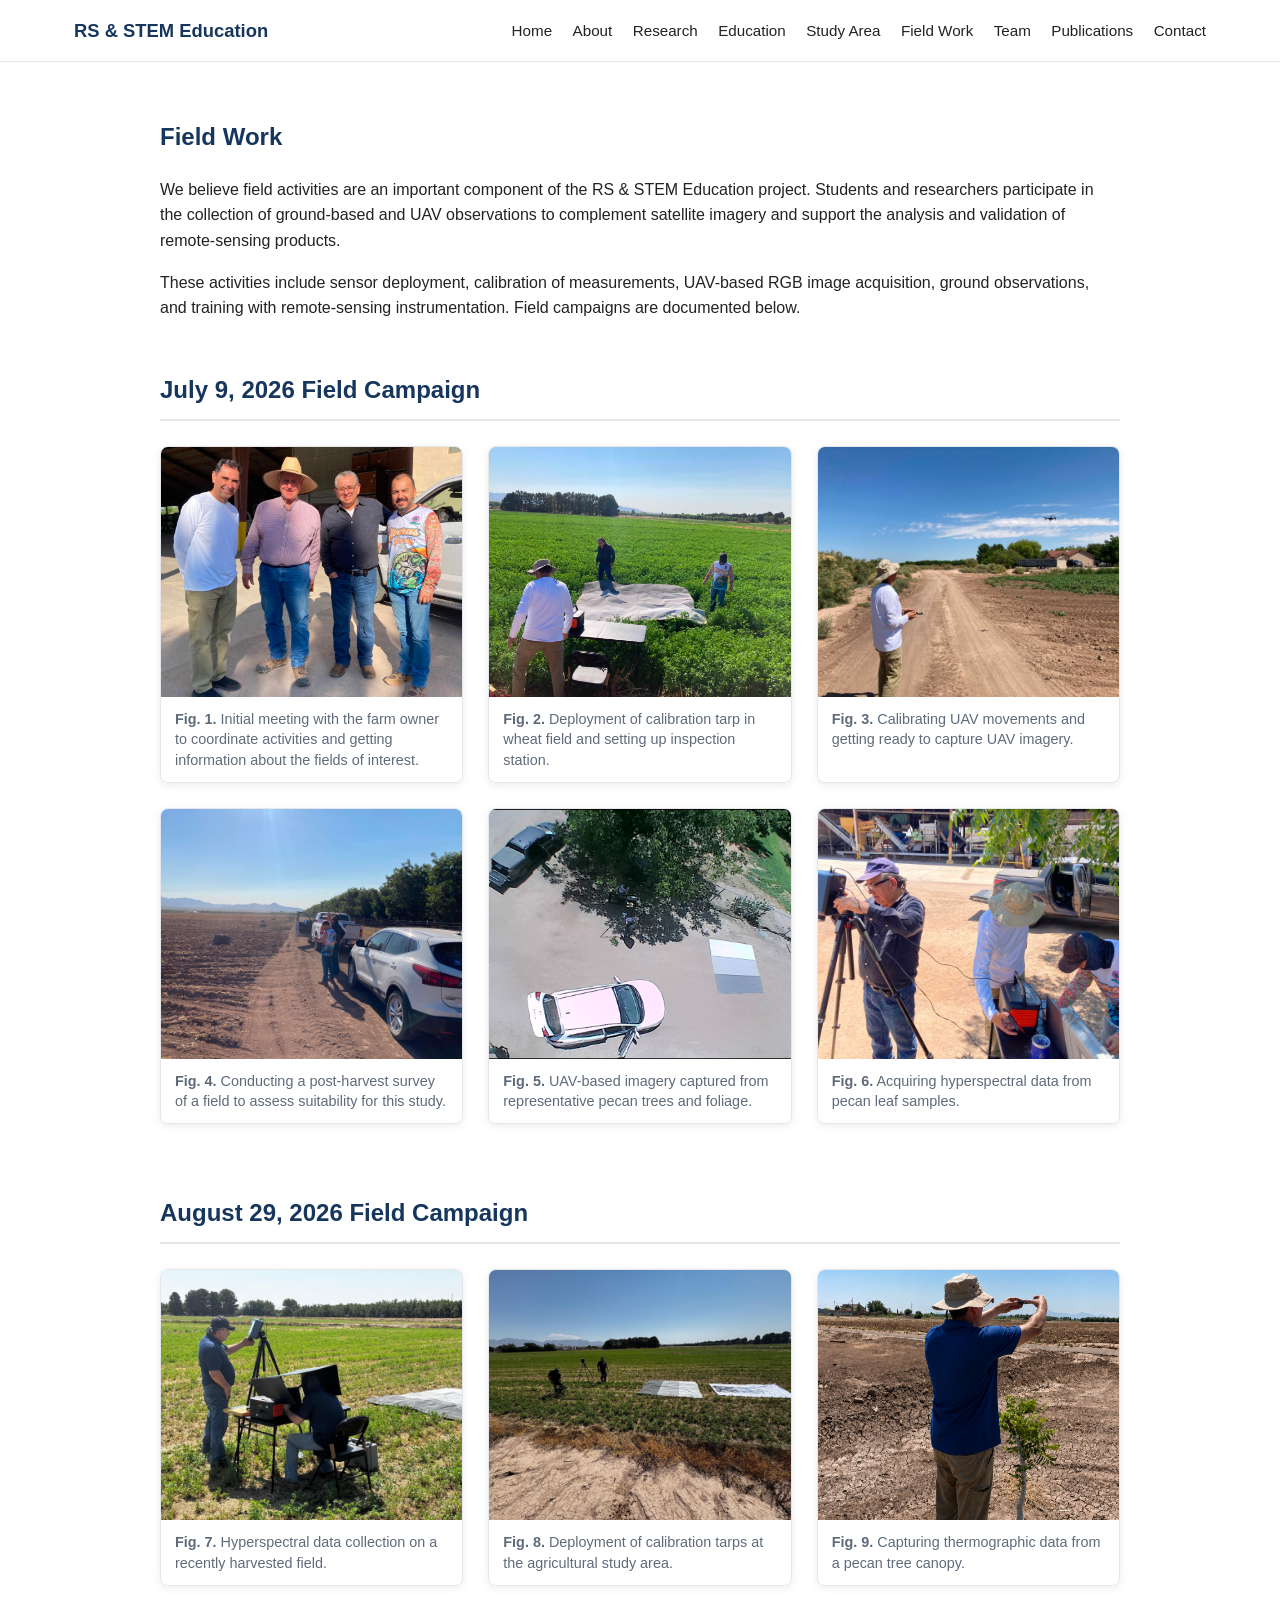
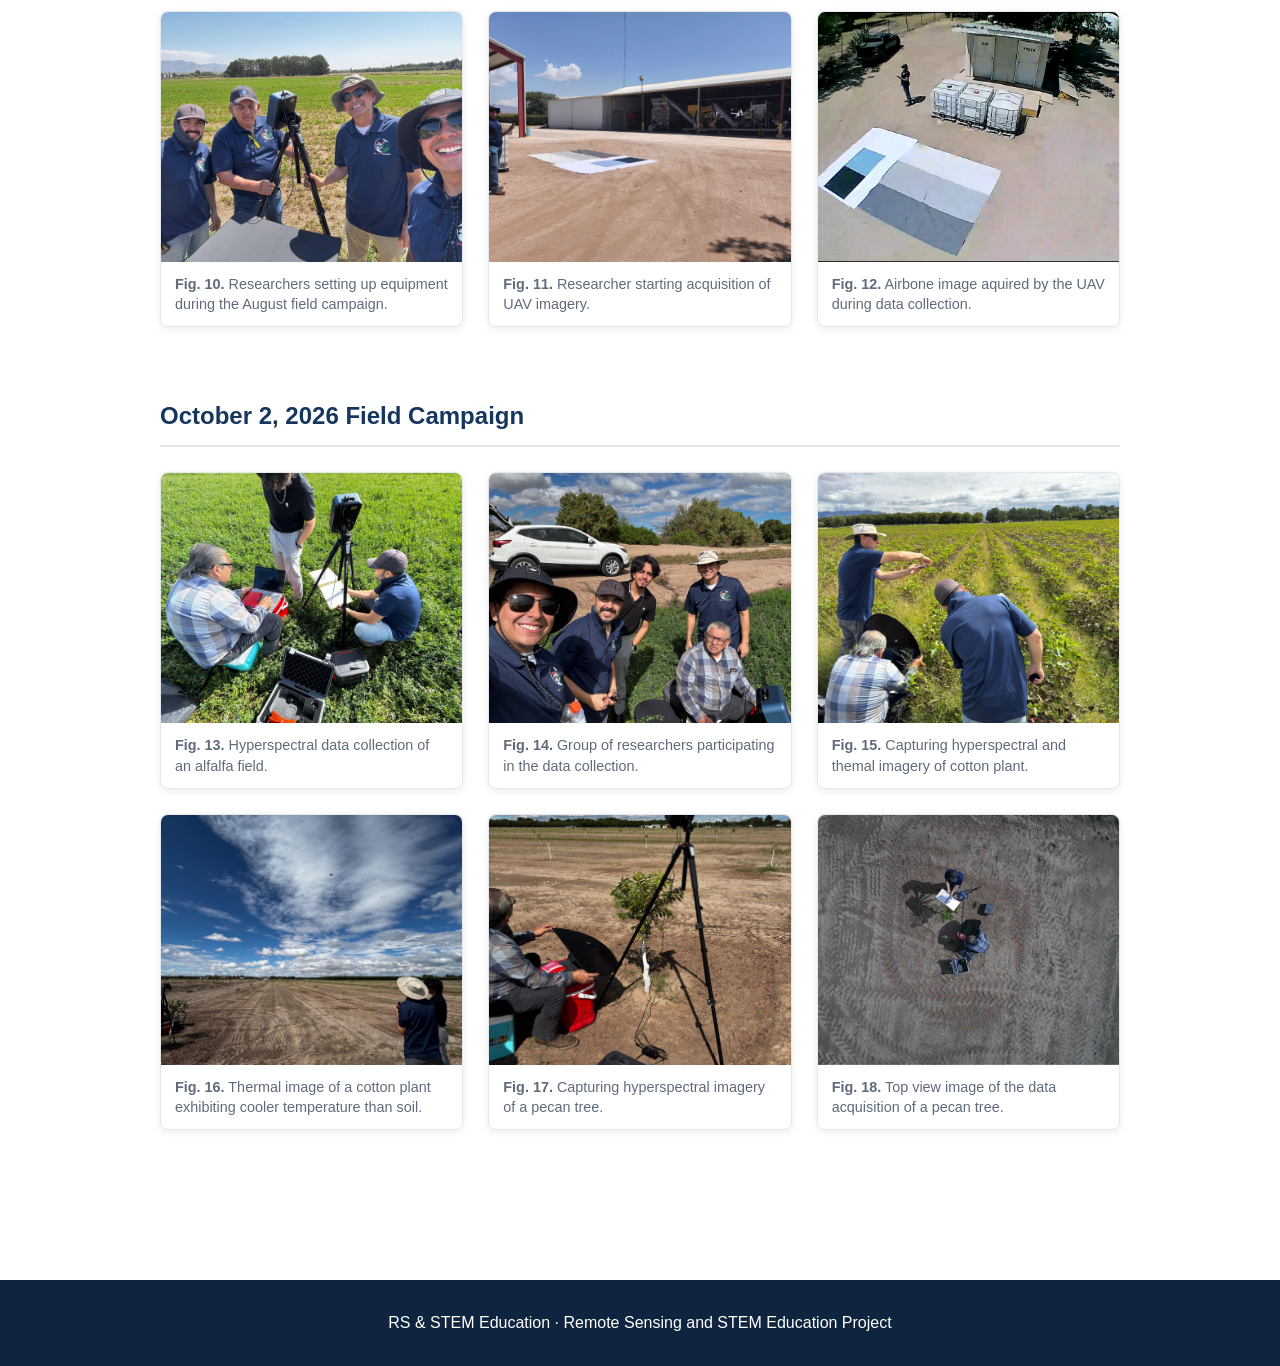
<file: field-work.html>
<!DOCTYPE html>
<html lang="en">

<head>
  <meta charset="UTF-8">
  <meta name="viewport" content="width=device-width, initial-scale=1.0">

  <title>Field Work | RS & STEM Education</title>

  <link rel="stylesheet" href="css/style.css">
</head>


<body>

<!-- =========================
     HEADER
     ========================= -->

<header>

  <div class="nav">

    <div class="brand">
      RS & STEM Education
    </div>

    <nav aria-label="Primary navigation">

      <a href="index.html">Home</a>
      <a href="about.html">About</a>
      <a href="research.html">Research</a>
      <a href="education.html">Education</a>
      <a href="study-area.html">Study Area</a>
      <a href="field-work.html">Field Work</a>
      <a href="team.html">Team</a>
      <a href="publications.html">Publications</a>
      <a href="contact.html">Contact</a>

    </nav>

  </div>

</header>



<!-- =========================
     MAIN CONTENT
     ========================= -->

<main class="content-page">


  <!-- =========================
       INTRODUCTION
       ========================= -->

  <section class="field-intro">

    <h1>Field Work</h1>

    <p>
      We believe field activities are an important component of the RS & STEM Education
      project. Students and researchers participate in the collection of ground-based
      and UAV observations to complement satellite imagery and support the analysis and
      validation of remote-sensing products.
    </p>

    <p>
      These activities include sensor deployment, calibration of measurements, UAV-based
      RGB image acquisition, ground observations, and training with remote-sensing instrumentation.
      Field campaigns are documented below.
    </p>

  </section>


  <!-- ==================================================
       JULY 9, 2026 FIELD CAMPAIGN
       ================================================== -->

  <section class="field-campaign">

    <h2>July 9, 2026 Field Campaign</h2>

    <!--
    <p class="campaign-description">
      Field measurements and remote-sensing observations were collected
      during the July 9, 2026 campaign. Activities included deployment of
      remote-sensing instrumentation, collection of field observations,
      and acquisition of imagery to support comparison with satellite
      observations of the study area.
    </p> -->

    <div class="photo-grid">

      <!-- PHOTO 1 -->

      <figure>

        <img
          src="images/fieldwork/2026-07-09/photo1.jpg"
          alt="Field data collection on July 9, 2026"
          loading="lazy">

        <figcaption>
          <strong>Fig. 1.</strong> Initial meeting with the farm owner to coordinate activities and getting information about the fields of interest.
        </figcaption>

      </figure>

      <!-- PHOTO 2 -->

      <figure>

        <img
          src="images/fieldwork/2026-07-09/photo2.jpg"
          alt="Remote sensing equipment deployed during the July 9 field campaign"
          loading="lazy">

        <figcaption>
          <strong>Fig. 2.</strong> Deployment of calibration tarp in wheat field and setting up inspection station.
        </figcaption>

      </figure>

      <!-- PHOTO 3 -->

      <figure>

        <img
          src="images/fieldwork/2026-07-09/photo3.jpg"
          alt="Researchers conducting field measurements on July 9, 2026"
          loading="lazy">

        <figcaption>
          <strong>Fig. 3.</strong> Calibrating UAV movements and getting ready to capture UAV imagery.
        </figcaption>

      </figure>

      <!-- PHOTO 4 -->

      <figure>

        <img
          src="images/fieldwork/2026-07-09/photo4.jpg"
          alt="Agricultural field observations on July 9, 2026"
          loading="lazy">

        <figcaption>
          <strong>Fig. 4.</strong> Conducting a post-harvest survey of a field to assess suitability for this study.
        </figcaption>

      </figure>

      <!-- PHOTO 5 -->

      <figure>

        <img
          src="images/fieldwork/2026-07-09/photo5.jpg"
          alt="Sensor setup during July 9, 2026 field work"
          loading="lazy">

        <figcaption>
          <strong>Fig. 5.</strong> UAV-based imagery captured from representative pecan trees and foliage.
        </figcaption>

      </figure>

      <!-- PHOTO 6 -->

      <figure>

        <img
          src="images/fieldwork/2026-07-09/photo6.jpg"
          alt="Remote sensing measurements during July 9, 2026 field campaign"
          loading="lazy">

        <figcaption>
          <strong>Fig. 6.</strong> Acquiring hyperspectral data from pecan leaf samples.
        </figcaption>

      </figure>


    </div>

  </section>

  
  <!-- ==================================================
       AUGUST 29, 2026 FIELD CAMPAIGN
       ================================================== -->

  <section class="field-campaign">

    <h2>August 29, 2026 Field Campaign</h2>

    <div class="photo-grid">

      <!-- PHOTO 7 -->

      <figure>

        <img
          src="images/fieldwork/2026-08-29/photo7.jpg"
          alt="Field data collection on August 29, 2026"
          loading="lazy">

        <figcaption>
          <strong>Fig. 7.</strong> Hyperspectral data collection on a recently harvested field.
        </figcaption>

      </figure>

      <!-- PHOTO 8 -->

      <figure>

        <img
          src="images/fieldwork/2026-08-29/photo8.jpg"
          alt="Remote sensing measurements on August 29, 2026"
          loading="lazy">

        <figcaption>
          <strong>Fig. 8.</strong> Deployment of calibration tarps at the agricultural study area.
        </figcaption>

      </figure>

      <!-- PHOTO 9 -->

      <figure>

        <img
          src="images/fieldwork/2026-08-29/photo9.jpg"
          alt="Researchers conducting field work on August 29, 2026"
          loading="lazy">

        <figcaption>
          <strong>Fig. 9.</strong> Capturing thermographic data from a pecan tree canopy.
        </figcaption>

      </figure>

      <!-- PHOTO 10 -->

      <figure>

        <img
          src="images/fieldwork/2026-08-29/photo10.jpg"
          alt="Agricultural field observations on August 29, 2026"
          loading="lazy">

        <figcaption>
          <strong>Fig. 10.</strong> Researchers setting up equipment during the August field campaign.
        </figcaption>

      </figure>

      <!-- PHOTO 11 -->

      <figure>

        <img
          src="images/fieldwork/2026-08-29/photo11.jpg"
          alt="Remote sensing sensor deployment on August 29, 2026"
          loading="lazy">

        <figcaption>
          <strong>Fig. 11.</strong> Researcher starting acquisition of UAV imagery.
        </figcaption>

      </figure>

      <!-- PHOTO 12 -->

      <figure>

        <img
          src="images/fieldwork/2026-08-29/photo12.jpg"
          alt="Field campaign on August 29, 2026"
          loading="lazy">

        <figcaption>
          <strong>Fig. 12.</strong> Airbone image aquired by the UAV during data collection.
        </figcaption>

      </figure>

    </div>

  </section>


  <!-- ==================================================
       OCTOBER 2, 2026 FIELD CAMPAIGN
       ================================================== -->

  <section class="field-campaign">

    <h2>October 2, 2026 Field Campaign</h2>

    <div class="photo-grid">

      <!-- PHOTO 13 -->

      <figure>

        <img
          src="images/fieldwork/2026-10-02/photo13.jpg"
          alt="Field data collection on October 2, 2026"
          loading="lazy">

        <figcaption>
          <strong>Fig. 13.</strong> Hyperspectral data collection of an alfalfa field.
        </figcaption>

      </figure>

      <!-- PHOTO 14 -->

      <figure>

        <img
          src="images/fieldwork/2026-10-02/photo14.jpg"
          alt="Remote sensing measurements on October 2, 2026"
          loading="lazy">

        <figcaption>
          <strong>Fig. 14.</strong> Group of researchers participating in the data collection.
        </figcaption>

      </figure>

      <!-- PHOTO 15 -->

      <figure>

        <img
          src="images/fieldwork/2026-10-02/photo15.jpg"
          alt="Researchers conducting field work on October 2, 2026"
          loading="lazy">

        <figcaption>
          <strong>Fig. 15.</strong> Capturing hyperspectral and themal imagery of cotton plant.
        </figcaption>

      </figure>

      <!-- PHOTO 16 -->

      <figure>

        <img
          src="images/fieldwork/2026-10-02/photo16.jpg"
          alt="Agricultural field observations on October 2, 2026"
          loading="lazy">

        <figcaption>
          <strong>Fig. 16.</strong> Thermal image of a cotton plant exhibiting cooler temperature than soil.
        </figcaption>

      </figure>

      <!-- PHOTO 17 -->

      <figure>

        <img
          src="images/fieldwork/2026-10-02/photo17.jpg"
          alt="Remote sensing sensor deployment on October 2, 2026"
          loading="lazy">

        <figcaption>
          <strong>Fig. 17.</strong> Capturing hyperspectral imagery of a pecan tree.
        </figcaption>

      </figure>

      <!-- PHOTO 18 -->

      <figure>

        <img
          src="images/fieldwork/2026-10-02/photo18.jpg"
          alt="Field campaign on October 2, 2026"
          loading="lazy">

        <figcaption>
          <strong>Fig. 18.</strong> Top view image of the data acquisition of a pecan tree.
        </figcaption>

      </figure>

    </div>

  </section>
  

</main>


<!-- =========================
     FOOTER
     ========================= -->

<footer>

  RS & STEM Education · Remote Sensing and STEM Education Project

</footer>


</body>

</html>
</file>
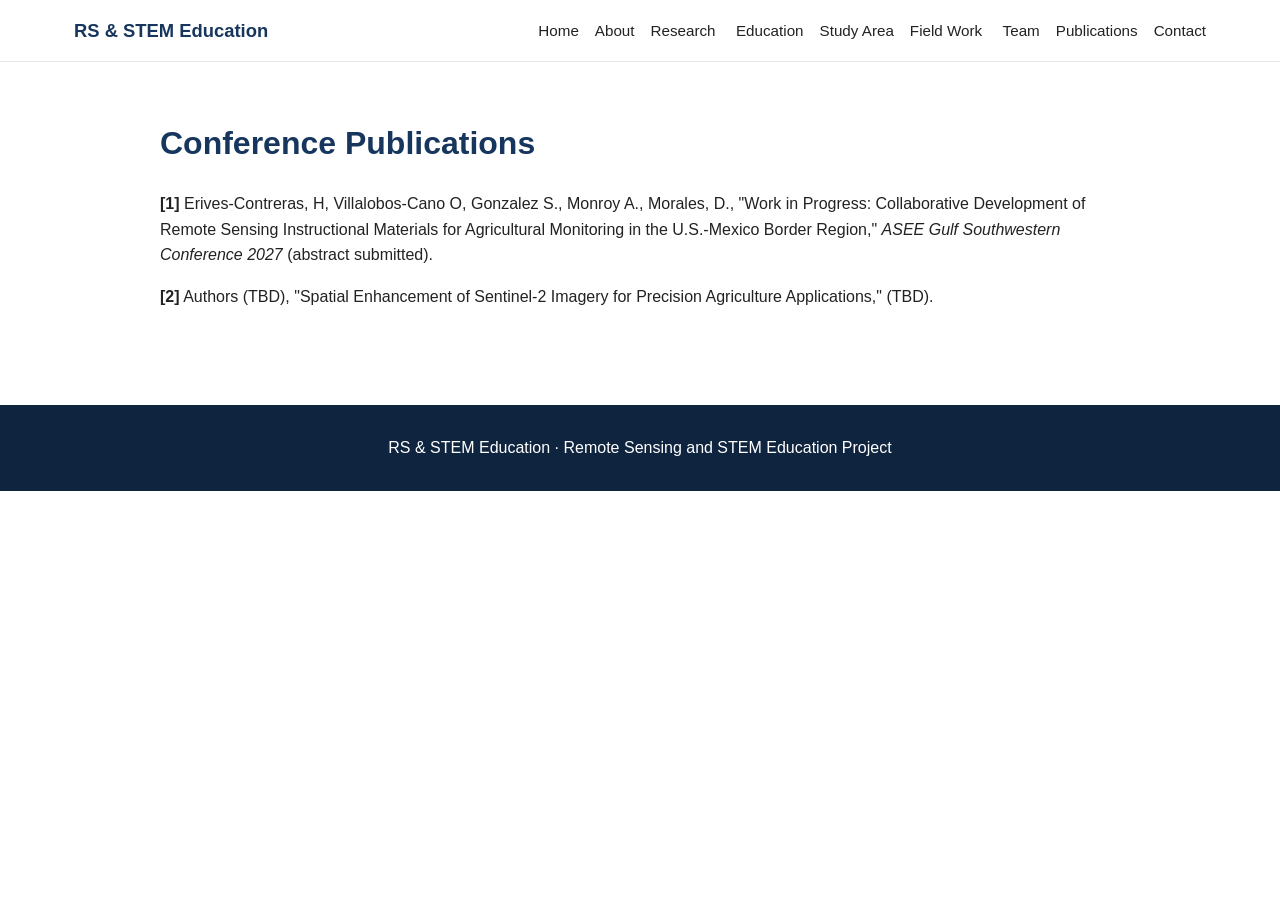
<file: publications.html>
<!DOCTYPE html><html lang="en">
<head><meta charset="UTF-8"><meta name="viewport" content="width=device-width, initial-scale=1.0"><title>Publications & Reports | RS & STEM Education</title><link rel="stylesheet" href="css/style.css"></head>
  
<body><header><div class="nav"><div class="brand">RS & STEM Education</div><nav aria-label="Primary navigation">
<a href="index.html">Home</a><a href="about.html">About</a><a href="research.html">Research</a>
<a href="education.html">Education</a><a href="study-area.html">Study Area</a><a href="field-work.html">Field Work</a>
<a href="team.html">Team</a><a href="publications.html">Publications</a><a href="contact.html">Contact</a>
</nav></div>

</header><main class="content-page">
<h1>Conference Publications</h1>
  
<p><strong>[1]</strong> Erives-Contreras, H, Villalobos-Cano O, Gonzalez S., Monroy A., Morales, D.,
           "Work in Progress: Collaborative Development of Remote Sensing Instructional Materials for Agricultural
           Monitoring in the U.S.-Mexico Border Region," <i>ASEE Gulf Southwestern Conference 2027</i> (abstract submitted).</p>

<p><strong>[2]</strong> Authors (TBD), "Spatial Enhancement of Sentinel-2 Imagery for Precision Agriculture Applications," (TBD).</p>

  
</main>

  
<footer>RS & STEM Education · Remote Sensing and STEM Education Project</footer></body></html>
</file>
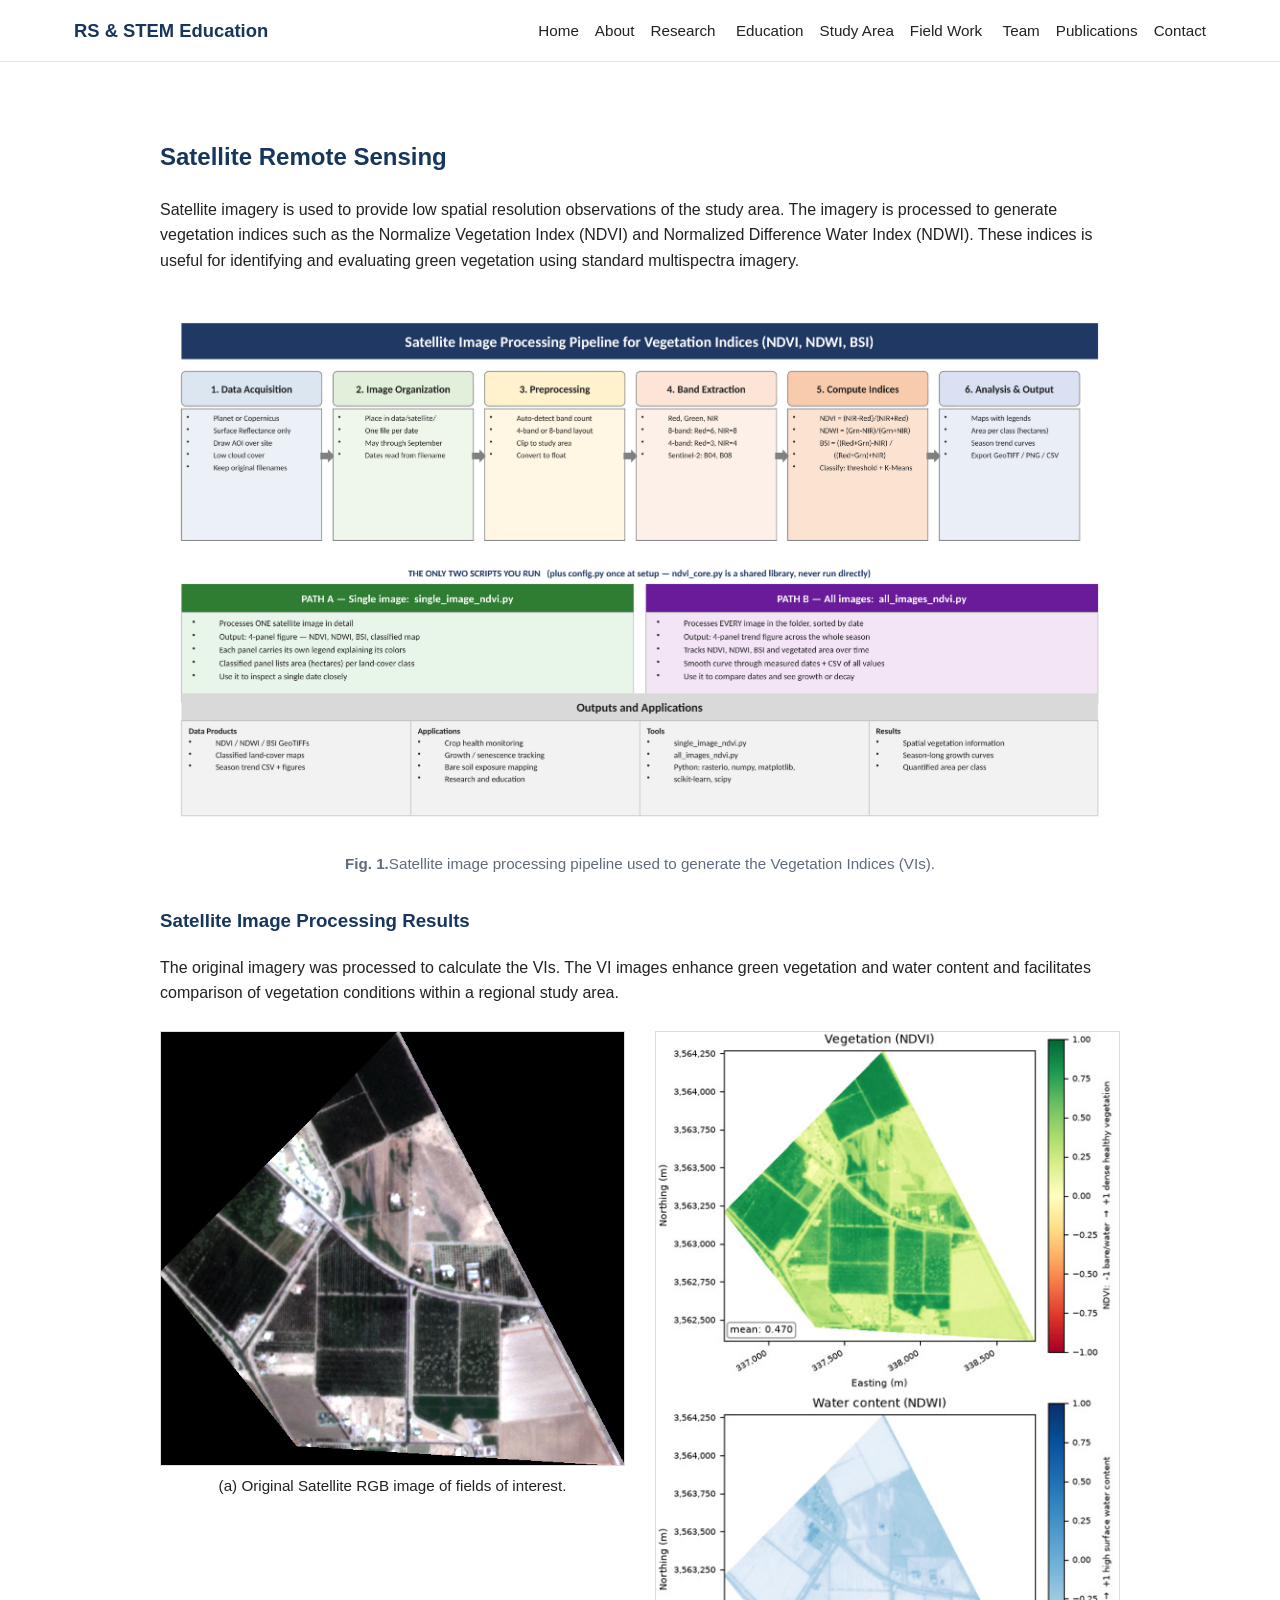
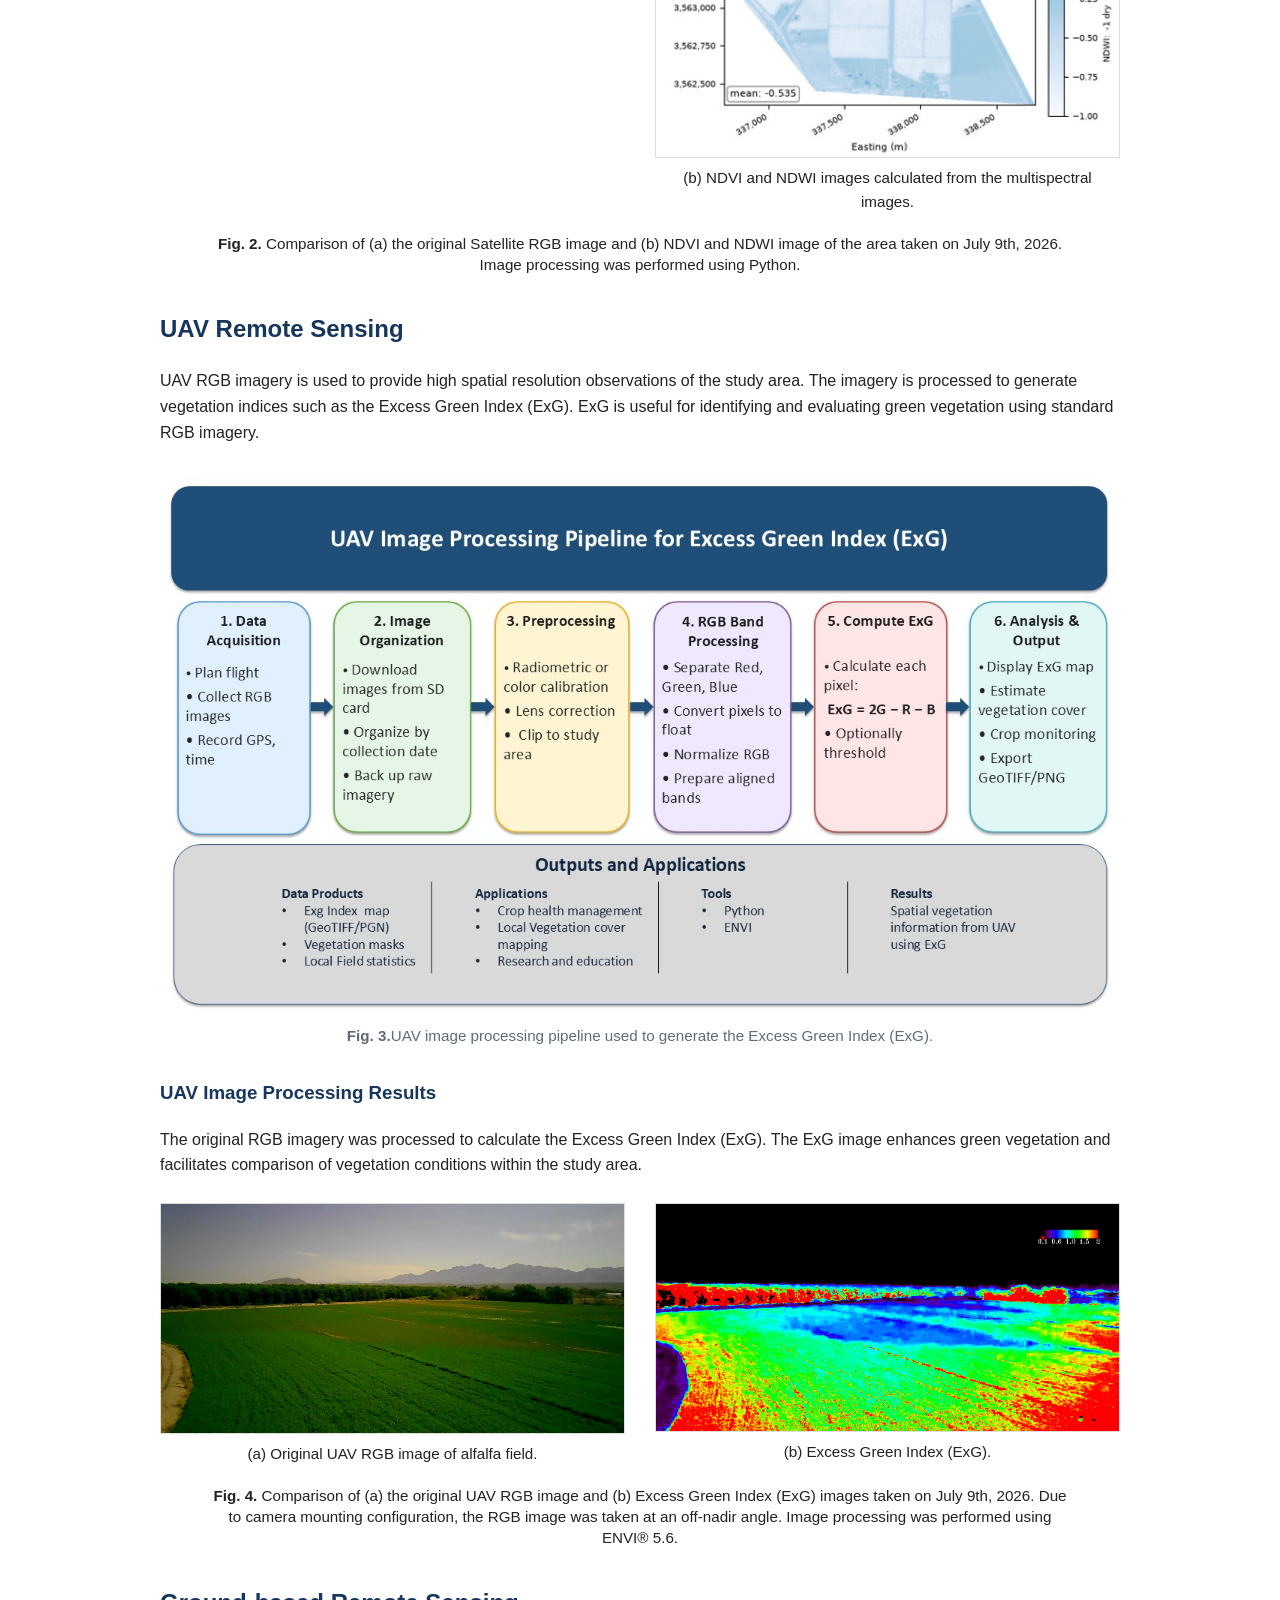
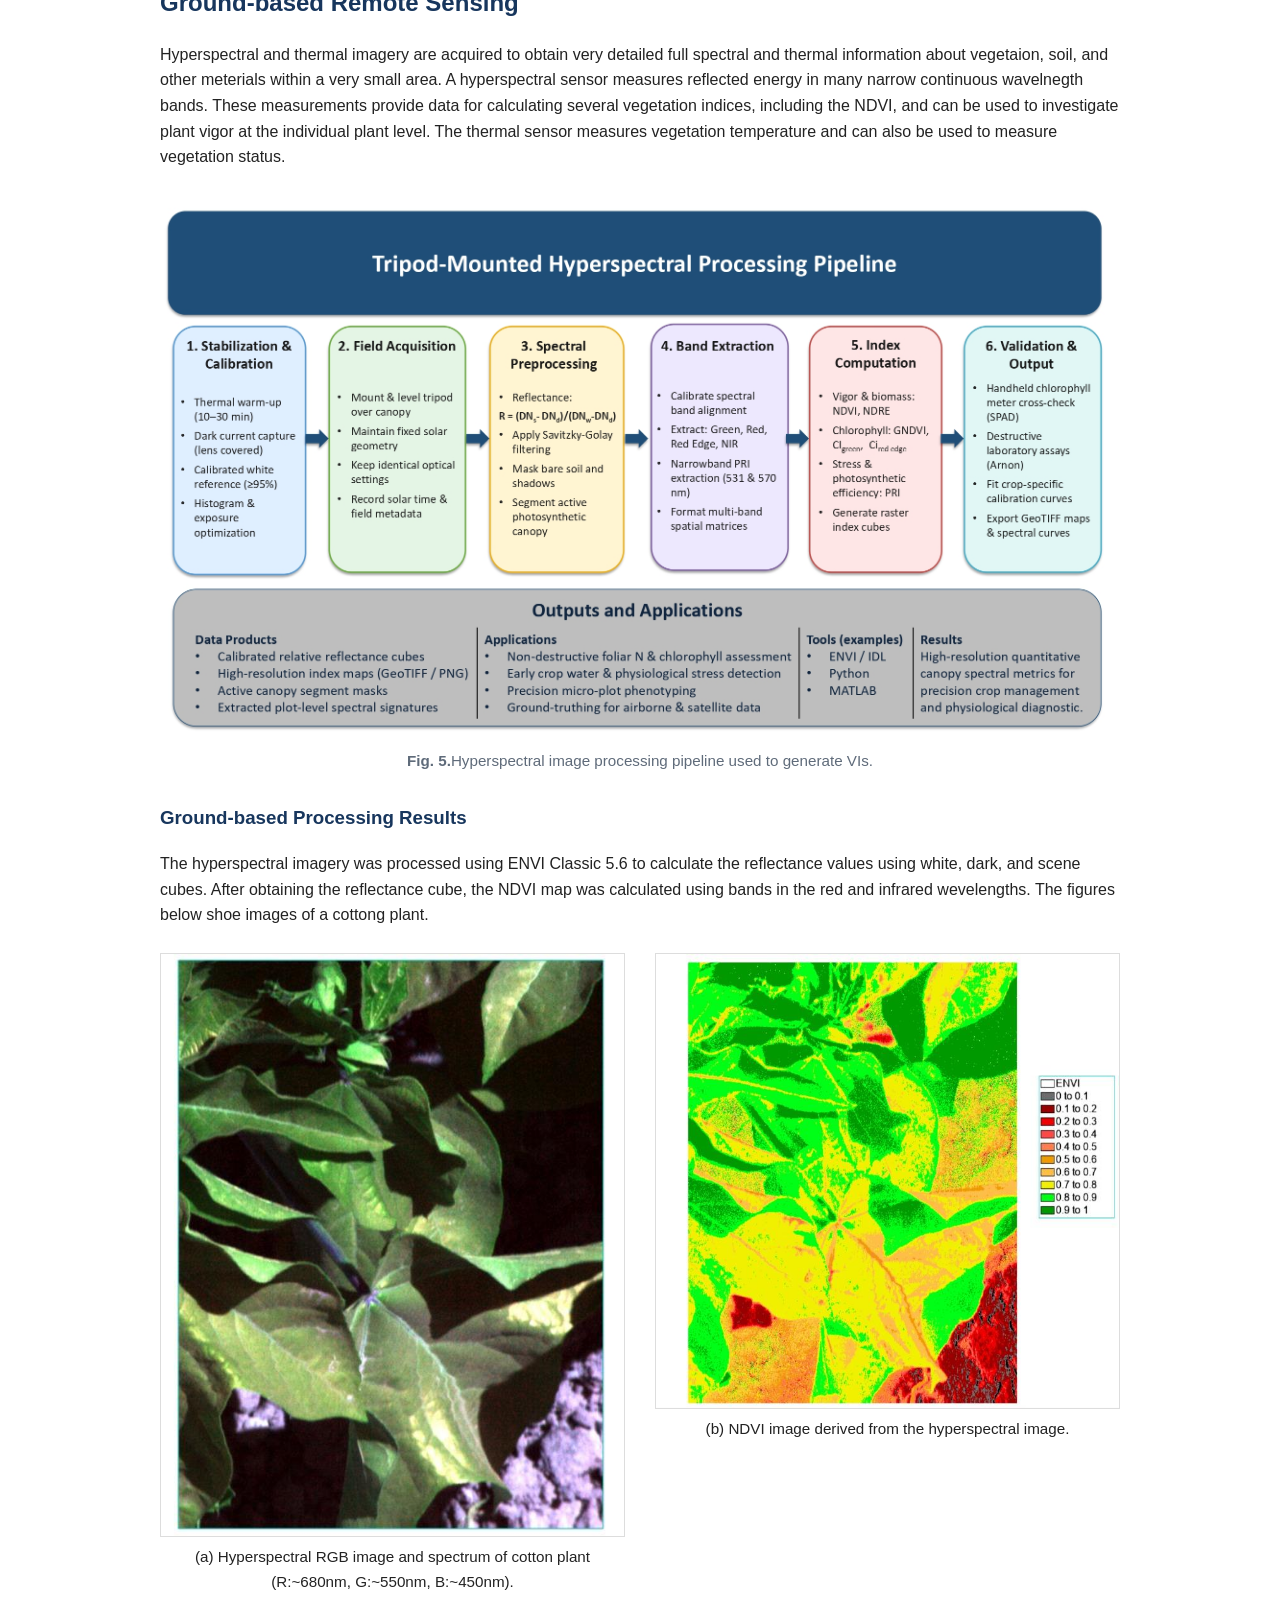
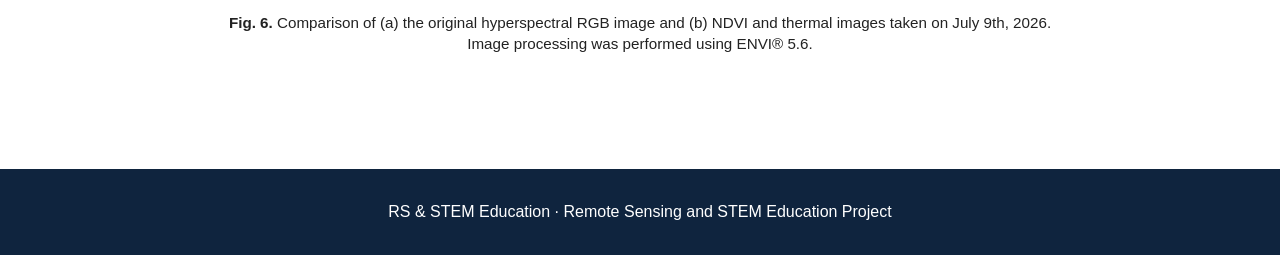
<file: research.html>
<!DOCTYPE html><html lang="en"><head><meta charset="UTF-8"><meta name="viewport" content="width=device-width, initial-scale=1.0"><title>Research | RS & STEM Education</title><link rel="stylesheet" href="css/style.css"></head><body><header><div class="nav"><div class="brand">RS & STEM Education</div><nav aria-label="Primary navigation">
<a href="index.html">Home</a><a href="about.html">About</a><a href="research.html">Research</a>
<a href="education.html">Education</a><a href="study-area.html">Study Area</a><a href="field-work.html">Field Work</a>
<a href="team.html">Team</a><a href="publications.html">Publications</a><a href="contact.html">Contact</a>
</nav></div></header>
  
<main class="content-page">
  
<section class="research-section">

<!-- ================  SATELLITE INFORMATION ========================================================= -->
  
<h2>Satellite Remote Sensing</h2>

  <p>
    Satellite imagery is used to provide low spatial resolution observations of the study area. The imagery is processed to generate
    vegetation indices such as the Normalize Vegetation Index (NDVI) and Normalized Difference Water Index (NDWI). These indices is useful
    for identifying and evaluating green vegetation using standard multispectra imagery.
  </p>

  <figure class="research-figure">
    <img src="images/Satellite_pipeline.jpg"
         alt="Satellite image processing pipeline for computing the NDVI and NDWI">

    <figcaption>
       <strong>Fig. 1.</strong>Satellite image processing pipeline used to generate the Vegetation Indices (VIs).
    </figcaption>
  </figure>

  <h3>Satellite Image Processing Results</h3>

  <p>
    The original imagery was processed to calculate the VIs. The VI images enhance green vegetation and water content and facilitates
    comparison of vegetation conditions within a regional study area.
  </p>

  <div class="image-comparison">

    <figure>
      <img src="images/Satellite_rgb.jpg"
           alt="Original Satellite RGB image of the agricultural study areas">

      <figcaption>
        (a) Original Satellite RGB image of fields of interest.
      </figcaption>
    </figure>

    <figure>
      <img src="images/Satellite_ndvi.jpg"
           alt="NDVI and NDWI images derived from the satellites multispectral images">

      <figcaption>
        (b) NDVI and NDWI images calculated from the multispectral images.
      </figcaption>
    </figure>

  </div>

  <p class="figure-caption">
    <strong>Fig. 2.</strong> Comparison of (a) the original Satellite RGB image and (b) NDVI and NDWI image of the area taken
    on July 9th, 2026. Image processing was performed using Python.
  </p>

  <!-- ================  UAV INFORMATION  ========================================================= -->
  
  <h2>UAV Remote Sensing</h2>

  <p>
    UAV RGB imagery is used to provide high spatial resolution observations of the study area. The imagery is processed to generate
    vegetation indices such as the Excess Green Index (ExG). ExG is useful for identifying and evaluating green vegetation using
    standard RGB imagery.
  </p>

  <figure class="research-figure">
    <img src="images/UAV_pipeline.jpg"
         alt="UAV image processing pipeline for computing the Excess Green Index">

    <figcaption>
       <strong>Fig. 3.</strong>UAV image processing pipeline used to generate the Excess Green Index (ExG).
    </figcaption>
  </figure>

  <h3>UAV Image Processing Results</h3>

  <p>
    The original RGB imagery was processed to calculate the Excess Green
    Index (ExG). The ExG image enhances green vegetation and facilitates
    comparison of vegetation conditions within the study area.
  </p>

  <div class="image-comparison">

    <figure>
      <img src="images/UAV_rgb.jpg"
           alt="Original UAV RGB image of the agricultural study area">

      <figcaption>
        (a) Original UAV RGB image of alfalfa field.
      </figcaption>
    </figure>

    <figure>
      <img src="images/UAV_exg.jpg"
           alt="Excess Green Index image derived from the UAV RGB image">

      <figcaption>
        (b) Excess Green Index (ExG).
      </figcaption>
    </figure>

  </div>

  <p class="figure-caption">
    <strong>Fig. 4.</strong> Comparison of (a) the original UAV RGB image and (b) Excess Green Index (ExG) images taken
    on July 9th, 2026. Due to camera mounting configuration, the RGB image was taken at an off-nadir angle. Image processing was
    performed using ENVI® 5.6.
  </p>

  
<!-- ==================  HYPERSPECTRAL CAMERA ======================================================= -->
  
  <h2>Ground-based Remote Sensing</h2>

  <p>
    Hyperspectral and thermal imagery are acquired to obtain very detailed full spectral and thermal information about
    vegetaion, soil, and other meterials within a very small area.  A hyperspectral sensor measures reflected energy
    in many narrow continuous wavelnegth bands. These measurements provide data for calculating several vegetation
    indices, including the NDVI, and can be used to investigate plant vigor at the individual plant level. The
    thermal sensor measures vegetation temperature and can also be used to measure vegetation status. 
  </p>

  <figure class="research-figure">
    <img src="images/Camera_pipeline.jpg"
         alt="Hyperspectral image processing pipeline for computing the VIs">

    <figcaption>
       <strong>Fig. 5.</strong>Hyperspectral image processing pipeline used to generate VIs.
    </figcaption>
  </figure>

  
  <h3>Ground-based Processing Results</h3>

  <p>
    The hyperspectral imagery was processed using ENVI Classic 5.6 to calculate the reflectance values using white, dark, and scene
    cubes.  After obtaining the reflectance cube, the NDVI map was calculated using bands in the red and infrared wevelengths. The
    figures below shoe images of a cottong plant.
  </p>

  <div class="image-comparison">

    <figure>
      <img src="images/hyperspectral_rgb.jpg"
           alt="Original hyperspectral RGB image of a cotton plant">

      <figcaption>
        (a) Hyperspectral RGB image and spectrum of cotton plant (R:~680nm, G:~550nm, B:~450nm).
      </figcaption>
    </figure>

    
    <figure>
      <img src="images/hyperspectral_ndvi.jpg"
           alt="NDVI image derived from the hyperspectral image">

    <figcaption>
        (b) NDVI image derived from the hyperspectral image.
      </figcaption>
    </figure>

  </div>

  <p class="figure-caption">
    <strong>Fig. 6.</strong> Comparison of (a) the original hyperspectral RGB image and (b) NDVI and thermal images taken
    on July 9th, 2026. Image processing was performed using ENVI® 5.6.
  </p>
  
  
</section>


</main>
  
<footer>RS & STEM Education · Remote Sensing and STEM Education Project</footer></body></html>
</file>
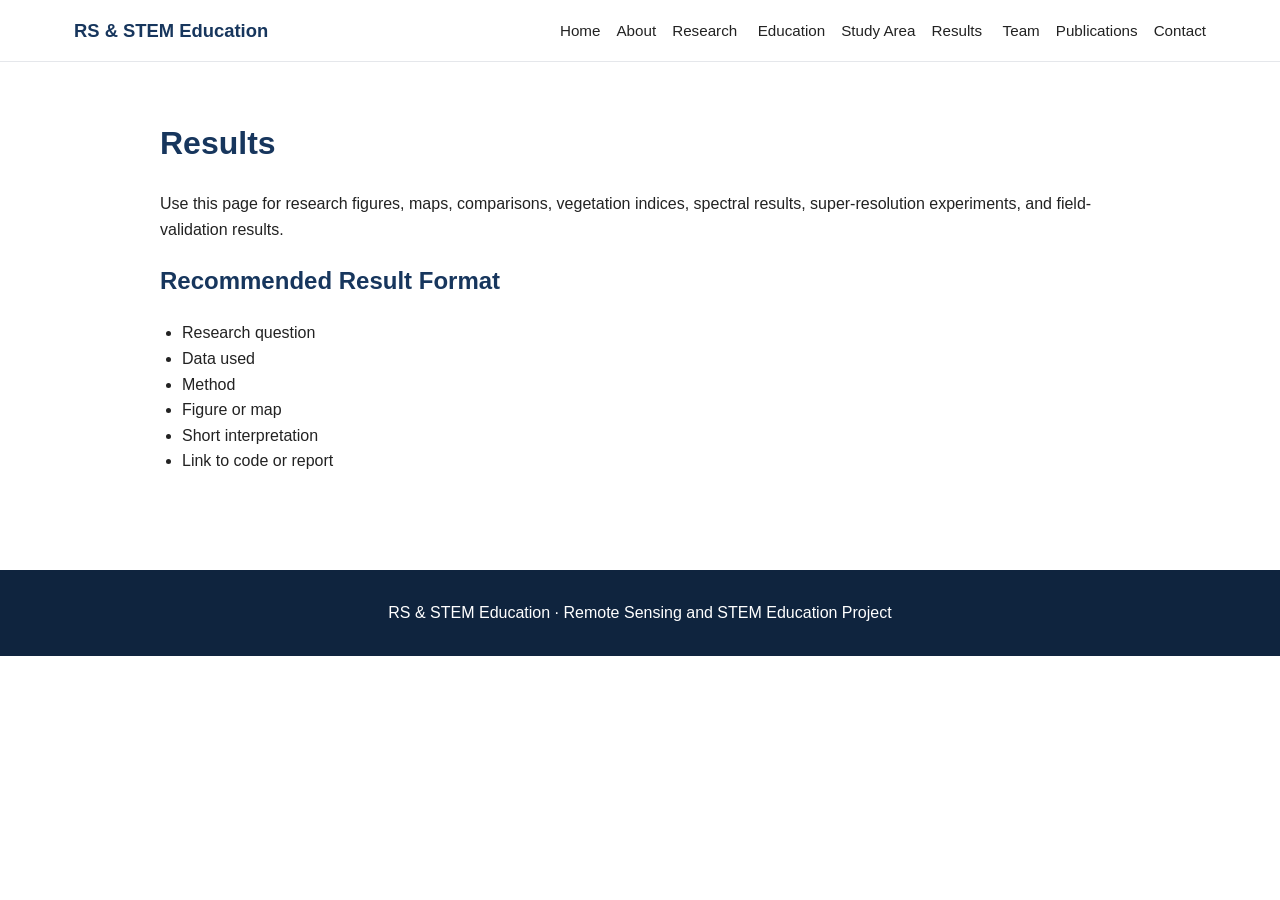
<file: results.html>
<!DOCTYPE html><html lang="en">
<head><meta charset="UTF-8"><meta name="viewport" content="width=device-width, initial-scale=1.0"><title>Results | RS & STEM Education</title><link rel="stylesheet" href="css/style.css">
</head>
  
<body><header><div class="nav"><div class="brand">RS & STEM Education</div><nav aria-label="Primary navigation">
<a href="index.html">Home</a><a href="about.html">About</a><a href="research.html">Research</a>
<a href="education.html">Education</a><a href="study-area.html">Study Area</a><a href="results.html">Results</a>
<a href="team.html">Team</a><a href="publications.html">Publications</a><a href="contact.html">Contact</a>
</nav></div></header>
  
<main class="content-page"><h1>Results</h1><p>Use this page for research figures, maps, comparisons, vegetation indices, spectral results, super-resolution experiments, and field-validation results.</p><h2>Recommended Result Format</h2><ul><li>Research question</li><li>Data used</li><li>Method</li><li>Figure or map</li><li>Short interpretation</li><li>Link to code or report</li></ul></main><footer>RS & STEM Education · Remote Sensing and STEM Education Project</footer>
</body></html>
</file>
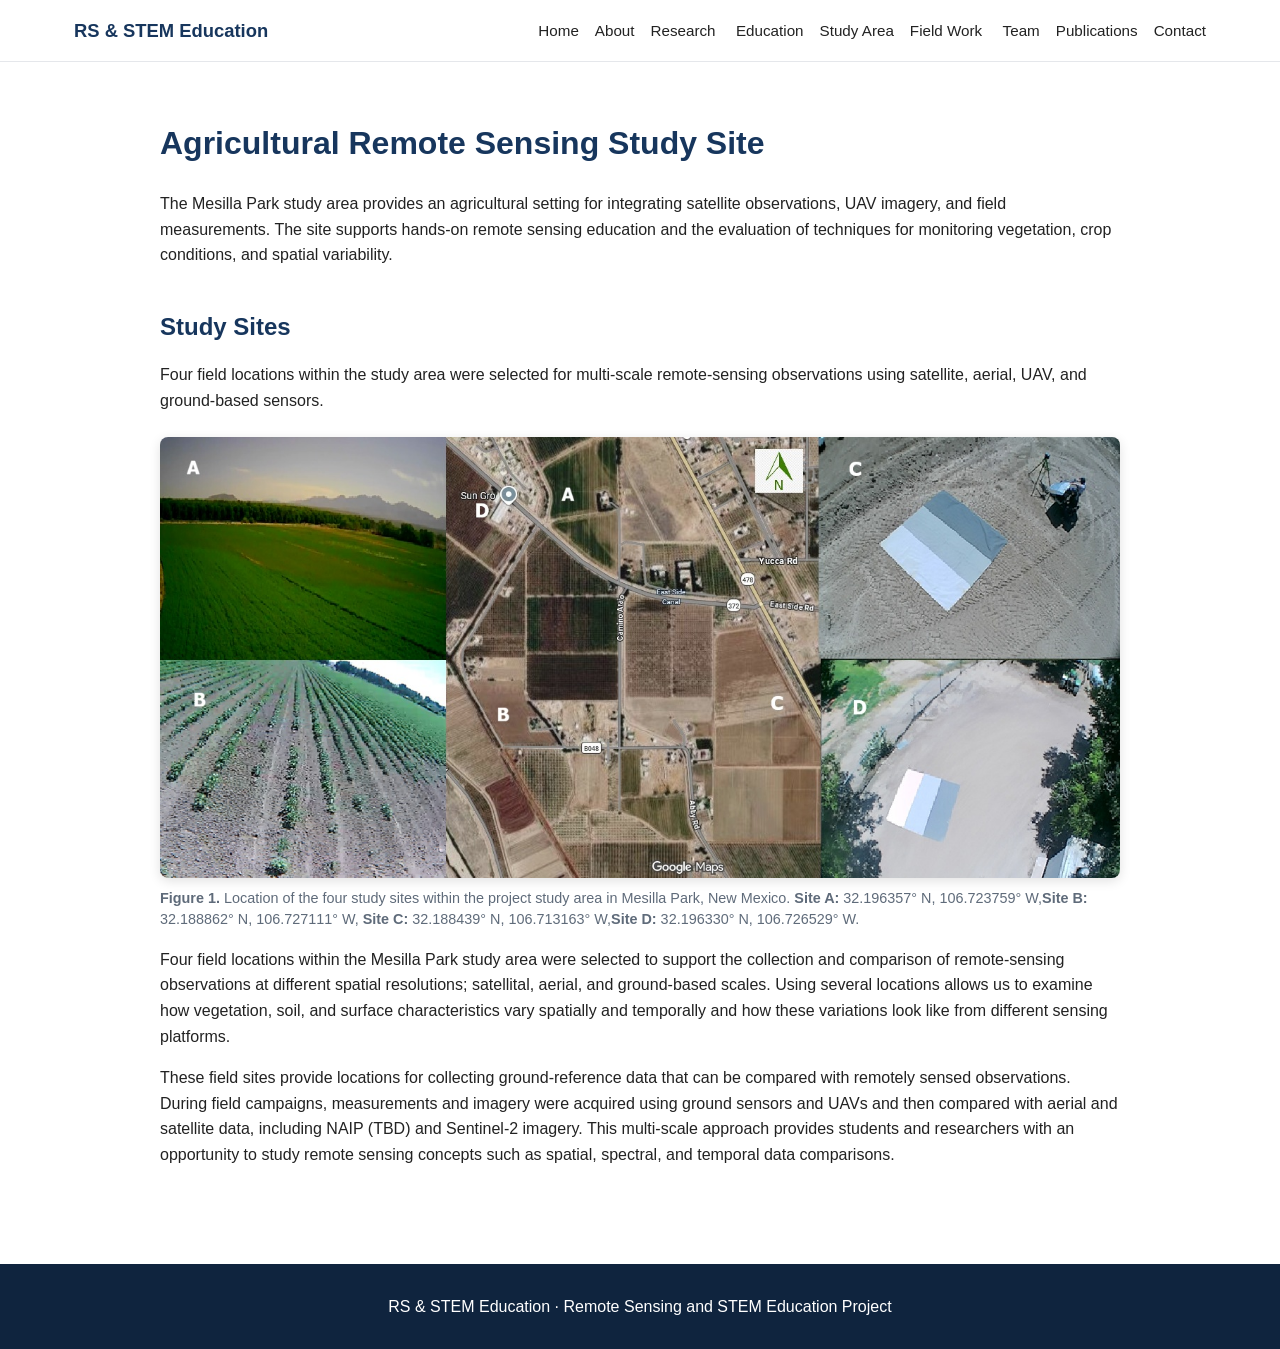
<file: study-area.html>
<!DOCTYPE html>
<html lang="en">
  
<head><meta charset="UTF-8"><meta name="viewport" content="width=device-width, initial-scale=1.0"><title>Study Area | RS & STEM Education</title><link rel="stylesheet" href="css/style.css"></head><body><header><div class="nav"><div class="brand">RS & STEM Education</div><nav aria-label="Primary navigation">
<a href="index.html">Home</a><a href="about.html">About</a><a href="research.html">Research</a>
<a href="education.html">Education</a><a href="study-area.html">Study Area</a><a href="field-work.html">Field Work</a>
<a href="team.html">Team</a><a href="publications.html">Publications</a><a href="contact.html">Contact</a>
</nav></div></header>

<main class="content-page study-area-page">

  <h1>Agricultural Remote Sensing Study Site</h1>

  <p>
    The Mesilla Park study area provides an agricultural setting for integrating
    satellite observations, UAV imagery, and field measurements. The site supports
    hands-on remote sensing education and the evaluation of techniques for monitoring
    vegetation, crop conditions, and spatial variability.
  </p>

  <section class="site-overview">

    <h2>Study Sites</h2>

    <p>
      Four field locations within the study area were selected for multi-scale
      remote-sensing observations using satellite, aerial, UAV, and ground-based sensors.
    </p>

    <figure class="study-map">

      <img src="images/area/study-sites.jpg"
           alt="Four study sites within the Mesilla Park study area">

      <figcaption>
        <strong>Figure 1.</strong>
        Location of the four study sites within the project study area in Mesilla Park, New Mexico.
        <strong>Site A:</strong> 32.196357° N, 106.723759° W,<strong>Site B:</strong> 32.188862° N, 106.727111° W,
        <strong>Site C:</strong> 32.188439° N, 106.713163° W,<strong>Site D:</strong> 32.196330° N, 106.726529° W.
      </figcaption>

    </figure>

  </section>

  <p>
  Four field locations within the Mesilla Park study area were selected to support the collection and comparison of remote-sensing observations at 
  different spatial resolutions; satellital, aerial, and ground-based scales. Using several locations allows us to examine how vegetation, soil, and 
  surface characteristics vary spatially and temporally and how these variations look like from different sensing platforms.
  </p>

  <p>
  These field sites provide locations for collecting ground-reference data that can be compared with remotely sensed observations. During field campaigns,
  measurements and imagery were acquired using ground sensors and UAVs and then compared with aerial and satellite data, including NAIP (TBD) and 
  Sentinel-2 imagery. This multi-scale approach provides students and researchers with an opportunity to study remote sensing concepts such as spatial, 
  spectral, and temporal data comparisons.
  </p>
    
</main>
  
  
<footer>RS & STEM Education · Remote Sensing and STEM Education Project</footer></body></html>
</file>
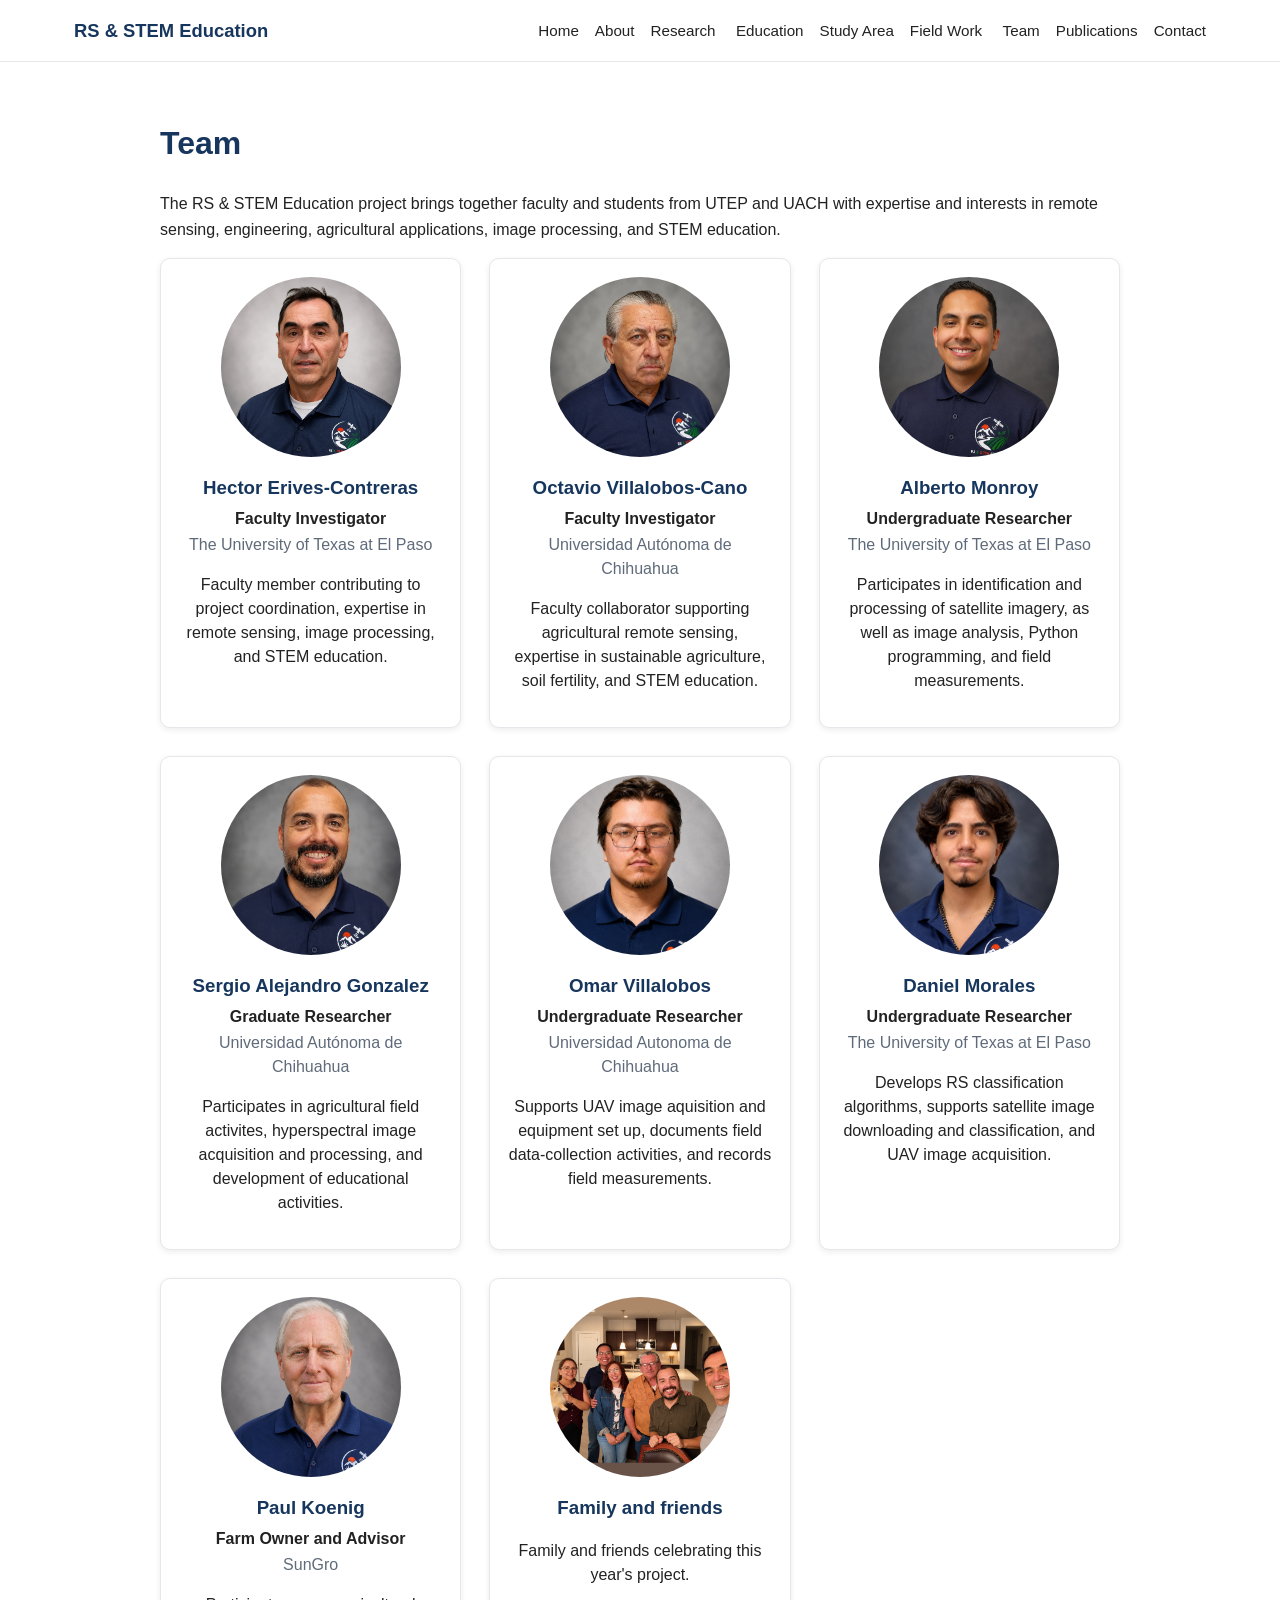
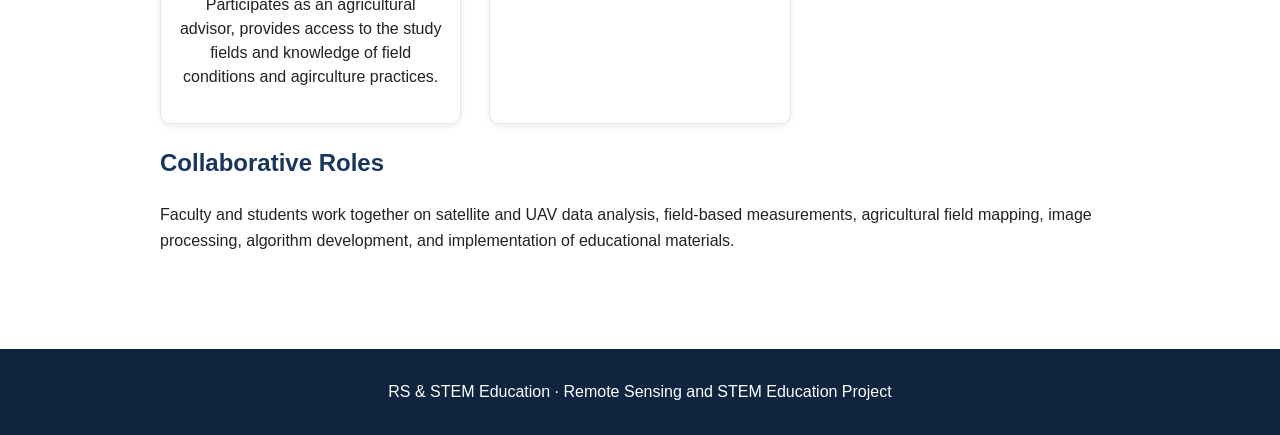
<file: team.html>
<!DOCTYPE html><html lang="en"><head><meta charset="UTF-8"><meta name="viewport" content="width=device-width, initial-scale=1.0"><title>Team | RS & STEM Education</title><link rel="stylesheet" href="css/style.css"></head><body><header><div class="nav"><div class="brand">RS & STEM Education</div><nav aria-label="Primary navigation">
<a href="index.html">Home</a><a href="about.html">About</a><a href="research.html">Research</a>
<a href="education.html">Education</a><a href="study-area.html">Study Area</a><a href="field-work.html">Field Work</a>
<a href="team.html">Team</a><a href="publications.html">Publications</a><a href="contact.html">Contact</a>
</nav>
</div>
</header>
  
<main class="content-page">

  <h1>Team</h1>

  <p>
    The RS & STEM Education project brings together faculty and students from UTEP and UACH with expertise and interests in remote sensing,
    engineering, agricultural applications, image processing, and STEM education.
  </p>


  <section>


    <div class="team-grid">

      <article class="team-card">

        <img
          src="images/team/hector-erives.jpg"
          alt="Portrait of Hector Erives-Contreras"
        >

        <h3>Hector Erives-Contreras</h3>

        <p class="team-title">
          Faculty Investigator
        </p>

        <p class="team-institution">
          The University of Texas at El Paso
        </p>

        <p>
          Faculty member contributing to project coordination, expertise in remote sensing,
          image processing, and STEM education.
        </p>

      </article>


      <article class="team-card">

        <img
          src="images/team/octavio-villalobos.jpg"
          alt="Portrait of Octavio Villalobos-Cano"
        >

        <h3>Octavio Villalobos-Cano</h3>

        <p class="team-title">
          Faculty Investigator
        </p>

        <p class="team-institution">
          Universidad Autónoma de Chihuahua
        </p>

        <p>
          Faculty collaborator supporting agricultural remote sensing, expertise in sustainable agriculture,
          soil fertility, and STEM education.
        </p>

      </article>
             
      <article class="team-card">

        <img
          src="images/team/alberto-monroy.jpg"
          alt="Portrait of the UTEP student researcher"
        >

        <h3>Alberto Monroy</h3>

        <p class="team-title">
          Undergraduate Researcher
        </p>

        <p class="team-institution">
          The University of Texas at El Paso
        </p>

        <p>
          Participates in identification and processing of satellite imagery, as well as image analysis,
          Python programming, and field measurements.
        </p>

      </article>

      <article class="team-card">

        <img
          src="images/team/sergio-gonzalez.jpg"
          alt="Portrait of the UACH student researcher"
        >

        <h3>Sergio Alejandro Gonzalez</h3>

        <p class="team-title">
          Graduate Researcher
        </p>

        <p class="team-institution">
          Universidad Autónoma de Chihuahua
        </p>

        <p>
          Participates in agricultural field activites, hyperspectral image acquisition and processing,
          and development of educational activities.
        </p>

      </article>


      <article class="team-card">

        <img
          src="images/team/omar-villalobos.jpg"
          alt="Portrait of the UACH student researcher"
        >

        <h3>Omar Villalobos</h3>

        <p class="team-title">
          Undergraduate Researcher
        </p>

        <p class="team-institution">
          Universidad Autonoma de Chihuahua
        </p>

        <p>
          Supports UAV image aquisition and equipment set up, documents field data-collection activities,
          and records field measurements.
        </p>

      </article>


      <article class="team-card">

        <img
          src="images/team/daniel-morales.jpg"
          alt="Portrait of the UTEP student researcher"
        >

        <h3>Daniel Morales</h3>

        <p class="team-title">
          Undergraduate Researcher
        </p>

        <p class="team-institution">
          The University of Texas at El Paso
        </p>

        <p>
          Develops RS classification algorithms, supports satellite image downloading and classification, 
          and UAV image acquisition.
        </p>

      </article>

      
      <article class="team-card">

        <img
          src="images/team/paul-koenig.jpg"
          alt="Portrait of the UACH student researcher"
        >

        <h3>Paul Koenig</h3>

        <p class="team-title">
          Farm Owner and Advisor
        </p>

        <p class="team-institution">
          SunGro
        </p>

        <p>
          Participates as an agricultural advisor, provides access to the study fields and knowledge
          of field conditions and agirculture practices.
        </p>

      </article>

      <article class="team-card">

        <img
          src="images/team/family_friends.png"
          alt="Portrait of family and friends"
        >

        <h3>Family and friends</h3>
        
        <p>
          Family and friends celebrating this year's project.
        </p>

      </article>
      
  </div>
      
  </section>


  <section>

    <h2>Collaborative Roles</h2>

    <p>
      Faculty and students work together on satellite and UAV data analysis,
      field-based measurements, agricultural field mapping, image processing,
      algorithm development, and implementation of educational materials.
    </p>

  </section>

</main>
  
<footer>RS & STEM Education · Remote Sensing and STEM Education Project</footer></body></html>
</file>
<file: css/style.css>
:root{
  --blue:#17365D;
  --green:#4F772D;
  --light:#F6F8FA;
  --text:#222;
  --muted:#5F6B7A;
}

*{
  box-sizing:border-box;
}

body{
  margin:0;
  font-family:Arial,Helvetica,sans-serif;
  color:var(--text);
  background:#fff;
  line-height:1.6;
}

a{
  color:var(--blue);
}


/* =========================
   HEADER
   ========================= */

header{
  background:#fff;
  border-bottom:1px solid #e5e7eb;
  position:sticky;
  top:0;
  z-index:10;
}

.nav{
  max-width:1180px;
  margin:auto;
  display:flex;
  align-items:center;
  justify-content:space-between;
  padding:16px 24px;
  gap:24px;
}

.brand{
  display:flex;
  align-items:center;
  gap:12px;
  text-decoration:none;
  color:var(--blue);
  font-weight:700;
  font-size:1.15rem;
}

.brand img{
  width:54px;
  height:54px;
  object-fit:contain;
}

.brand-text{
  display:flex;
  flex-direction:column;
}

.brand-title{
  color:var(--blue);
  font-size:1.15rem;
  font-weight:700;
}

.brand-subtitle{
  color:var(--green);
  font-size:.80rem;
  font-weight:600;
}

nav a{
  text-decoration:none;
  color:var(--text);
  margin-left:16px;
  font-size:.95rem;
  padding-bottom:7px;
}

nav a:hover{
  color:var(--green);
}

nav a.active{
  color:var(--blue);
  font-weight:700;
  border-bottom:3px solid var(--blue);
}


/* =========================
   HERO
   ========================= */

.hero{
  min-height:430px;
  display:flex;
  align-items:center;
  background:
    url('../images/banner.png') center 55% / cover no-repeat;
  color:#fff;
}

.hero .inner,
.hero-content{
  width:min(1120px,calc(100% - 40px));
  margin:auto;
}

.hero h1{
  max-width:1050px;
  margin:0 0 18px;
  color:#fff;
  font-size:clamp(2.1rem,4vw,3.5rem);
  line-height:1.08;
  font-weight:700;
  text-shadow:0 2px 5px rgba(0,0,0,.75);
}

.hero p{
  max-width:800px;
  margin:0 0 24px;
  color:#fff;
  font-size:1.1rem;
  font-weight:600;
  text-shadow:0 2px 4px rgba(0,0,0,.75);
}

.btn{
  display:inline-block;
  padding:11px 18px;
  border-radius:6px;
  background:var(--green);
  color:#fff;
  text-decoration:none;
  font-weight:700;
  margin-top:8px;
}

.btn:hover{
  background:#3f6126;
}


/* =========================
   MAIN SECTIONS
   ========================= */

.section{
  width:min(1120px,calc(100% - 40px));
  margin:auto;
  padding:48px 0 60px;
}

.section.alt{
  background:var(--light);
}

h1,
h2,
h3{
  color:var(--blue);
}

.section h2{
  margin-top:0;
  margin-bottom:18px;
  font-size:1.55rem;
}


/* =========================
   THREE-COLUMN GRID
   ========================= */

.grid3{
  display:grid;
  grid-template-columns:repeat(3,minmax(0,1fr));
  gap:24px;
}


/* =========================
   PROJECT FOCUS CARDS
   ========================= */

.grid3{
  display:grid;
  grid-template-columns:repeat(3,minmax(0,1fr));
  gap:24px;
  align-items:stretch;
}

.focus-card{
  border:1px solid #e5e7eb;
  border-radius:10px;
  background:#fff;
  box-shadow:0 2px 7px rgba(0,0,0,.10);
  padding:12px;
  overflow:hidden;
}

.focus-card img{
  width:100%;
  height:180px;
  object-fit:cover;
  object-position:center;
  display:block;
  border-radius:7px;
}

.focus-card h3{
  color:var(--blue);
  margin:12px 8px 6px;
  font-size:1.15rem;
}

.focus-card p{
  margin:0 8px 14px;
  line-height:1.5;
}

.learn-more{
  display:inline-block;
  margin:4px 8px 8px;
  color:var(--green);
  font-weight:700;
  text-decoration:none;
}

/* =========================
   WORKFLOW
   ========================= */

.workflow{
  display:grid;
  grid-template-columns:repeat(5,1fr);
  gap:12px;
}

.step{
  background:var(--light);
  border-left:4px solid var(--green);
  padding:18px;
  border-radius:6px;
}


/* =========================
   CONTENT PAGES
   ========================= */

.content-page{
  width:min(960px,calc(100% - 40px));
  margin:auto;
  padding:56px 0 80px;
}

.content-page h1{
  margin-top:0;
}

ul{
  padding-left:22px;
}


/* =========================
   FOOTER
   ========================= */

footer{
  background:#0f243e;
  color:#fff;
  padding:30px 20px;
  text-align:center;
}


/* =========================
   RESPONSIVE DESIGN
   ========================= */

@media(max-width:900px){

  .nav{
    flex-direction:column;
    align-items:flex-start;
  }

  .nav nav{
    width:100%;
  }

  nav a{
    margin-left:0;
    margin-right:14px;
    display:inline-block;
    padding:6px 0;
  }

  .grid3{
    grid-template-columns:1fr;
  }

  .workflow{
    grid-template-columns:1fr;
  }

  .hero{
    min-height:500px;
  }

  .hero .inner,
  .hero-content{
    width:calc(100% - 40px);
  }

  .hero h1{
    font-size:clamp(2rem,7vw,3rem);
  }

  .brand img{
    width:48px;
    height:48px;
  }
}

.map-container{
  width:80%;
  margin-top:20px;
  border-radius:10px;
  overflow:hidden;
}

.map-container iframe{
  width:100%;
  height:500px;
  border:0;
  display:block;
}


/* About page introduction */

.about-intro{
  display:block;
  margin-bottom:25px;
}

.about-equipment{
  width:900px;
  max-width:100%;
  margin:25px auto 30px;
}

.about-equipment img{
  width:100%;
  height:auto;
  display:block;
  border-radius:8px;
}

.about-equipment figcaption{
  margin-top:7px;
  font-size:.9rem;
  color:#5F6B7A;
  text-align:left;
}

@media(max-width:850px){

  .about-intro{
    grid-template-columns:1fr;
  }

  .about-equipment img{
    height:auto;
  }

}


/* =========================
   TEAM PAGE
   ========================= */

/*.team-grid{
  display:grid;
  grid-template-columns:repeat(3,minmax(0,1fr));
  gap:28px;
  margin:24px 0 45px;
}*/

.team-grid{
  display:grid;
  grid-template-columns:repeat(3,1fr);
  gap:28px;
}

.team-card{
  border:1px solid #e5e7eb;
  border-radius:10px;
  background:#fff;
  padding:18px;
  text-align:center;
  box-shadow:0 2px 6px rgba(0,0,0,.08);
}

.team-card img{
  width:180px;
  height:180px;
  object-fit:cover;
  border-radius:50%;
  display:block;
  margin:0 auto 16px;
}

.team-card h3{
  margin:8px 0 4px;
  color:var(--blue);
}

.team-title{
  font-weight:600;
  margin:0;
}

.team-institution{
  color:var(--muted);
  margin:2px 0 12px;
}

.team-card p{
  line-height:1.5;
}

@media(max-width:850px){

  .team-grid{
    grid-template-columns:1fr;
  }

}


/* =========================
   ACKNOWLEDGEMENTS / SPONSORS
   ========================= */

.acknowledgements{
  margin-top:50px;
}

.sponsor-logos{
  display:flex;
  flex-wrap:wrap;
  justify-content:center;
  align-items:center;
  gap:35px 50px;
  margin-top:35px;
}

.sponsor{
  width:250px;
  height:110px;
  display:flex;
  justify-content:center;
  align-items:center;
}

.sponsor img{
  max-width:100%;
  max-height:100px;
  width:auto;
  height:auto;
  object-fit:contain;
}

/* =====================================================
   FIELD WORK PAGE
   ===================================================== */


/* Introduction */

.field-intro {
  margin-bottom: 50px;
}

.field-intro h1 {
  margin-bottom: 20px;
}

.field-intro p {
  max-width: 950px;
}


/* =====================================================
   FIELD CAMPAIGNS
   ===================================================== */

.field-campaign {
  margin-top: 50px;
  margin-bottom: 70px;
}

.field-campaign h2 {
  color: var(--blue);
  border-bottom: 2px solid #e5e7eb;
  padding-bottom: 10px;
  margin-bottom: 18px;
}

.campaign-description {
  max-width: 950px;
  margin-bottom: 30px;
}


/* =====================================================
   FIELD WORK PHOTO GALLERY
   ===================================================== */

.photo-grid {
  display: grid;

  /* Three photographs per row */
  grid-template-columns: repeat(3, 1fr);

  gap: 25px;

  margin-top: 25px;
}


/* Individual photograph */

.photo-grid figure {
  margin: 0;

  background: #ffffff;

  border: 1px solid #e5e7eb;

  border-radius: 8px;

  overflow: hidden;

  box-shadow: 0 2px 8px rgba(0, 0, 0, 0.08);
}


/* Photograph */

.photo-grid img {
  width: 100%;

  height: 250px;

  object-fit: cover;

  display: block;
}


/* Photograph caption */

.photo-grid figcaption {
  padding: 12px 14px;

  font-size: 0.9rem;

  line-height: 1.4;

  color: var(--muted);

  background: #ffffff;
}


/* =====================================================
   TABLET
   ===================================================== */

@media (max-width: 900px) {

  .photo-grid {

    /* Two photographs per row */

    grid-template-columns: repeat(2, 1fr);

  }

}


/* =====================================================
   MOBILE PHONE
   ===================================================== */

@media (max-width: 600px) {

  .photo-grid {

    /* One photograph per row */

    grid-template-columns: 1fr;

  }


  .photo-grid img {

    height: auto;

  }


  .field-campaign {

    margin-top: 40px;

    margin-bottom: 50px;

  }

}


/* =====================================================
   STUDY AREA PAGE
   ===================================================== */

.content-page.study-area-page{
  width:min(960px, calc(100% - 40px));
  margin:0 auto;
  padding:56px 0 80px;
}

/* -----------------------------------------------------
   STUDY SITES
   ----------------------------------------------------- */

.site-overview{
  width:100%;
  margin:40px 0 0;
}

.site-overview h2{
  color:var(--blue);
  margin:0 0 16px;
}

.site-overview > p{
  margin:0 0 24px;
  max-width:1000px;
}


/* -----------------------------------------------------
   STUDY SITES FIGURE
   ----------------------------------------------------- */

.study-map{
  width:100%;
  max-width:960px;
  margin:20px auto 0;
  padding:0;
}

.study-map img{
  display:block;
  width:100%;
  height:auto;
  margin:0;
  border-radius:8px;
  box-shadow:0 3px 12px rgba(0,0,0,0.12);
}

.study-map figcaption{
  margin-top:10px;
  font-size:0.9rem;
  line-height:1.5;
  color:var(--muted);
  text-align:left;
}


/* -----------------------------------------------------
   RESPONSIVE
   ----------------------------------------------------- */

@media(max-width:800px){

  .content-page.study-area-page{
    width:calc(100% - 32px);
    padding:40px 0 60px;
  }

  .study-map{
    width:100%;
    max-width:100%;
  }

}

/* -----------------------------------------------------
   RESEARCH FIGURES
   ----------------------------------------------------- */

.research-figure {
  max-width: 1200px;
  margin: 30px auto;
  text-align: center;
}

.research-figure img {
  width: 100%;
  height: auto;
  display: block;
  margin: 0 auto;
  border-radius: 8px;
}

.research-figure figcaption {
  margin-top: 10px;
  font-size: 0.95rem;
  color: #5f6b7a;
  line-height: 1.5;
}


/* =========================
   TEXTBOOK SECTION
   ========================= */

.textbook-container {
  display: flex;
  align-items: flex-start;
  gap: 40px;
  margin-top: 20px;
  width: 100%;
}

.textbook-image {
  flex: 0 0 280px;
}

.textbook-image img {
  width: 280px;
  max-width: 100%;
  height: auto;
  display: block;
}

.textbook-info {
  flex: 1;
  min-width: 0;
}

.textbook-info h3 {
  margin-top: 0;
}

.figure-caption {
  width: 280px;
  max-width: 100%;
  margin-top: 8px;
  font-size: 0.85rem;
  line-height: 1.4;
}


/* =========================
   MOBILE PHONE LAYOUT
   ========================= */

@media (max-width: 700px) {

  .textbook-container {
    flex-direction: column;
    gap: 20px;
  }

  .textbook-image {
    flex: none;
    width: 100%;
    text-align: center;
  }

  .textbook-image img {
    width: 220px;
    max-width: 75%;
    margin: 0 auto;
  }

  .figure-caption {
    width: 100%;
    max-width: 300px;
    margin: 8px auto 0;
    text-align: center;
  }

  .textbook-info {
    width: 100%;
  }

  .textbook-info h3 {
    font-size: 1.2rem;
  }

}


/* =========================
   SUGGESTED READING TABLE
   ========================= */

.reading-table {
  width: 100%;
  border-collapse: collapse;
  margin-top: 20px;
  margin-bottom: 30px;
}

.reading-table th,
.reading-table td {
  border: 1px solid #d1d5db;
  padding: 12px 15px;
  text-align: left;
  vertical-align: top;
}

.reading-table th {
  background-color: #f3f4f6;
  color: #17365D;
  font-weight: bold;
}

.reading-table tr:nth-child(even) {
  background-color: #fafafa;
}


/* Mobile phone */
@media (max-width: 700px) {

  .reading-table {
    font-size: 0.9rem;
  }

  .reading-table th,
  .reading-table td {
    padding: 8px;
  }

}


/* =========================
   SPONSOR LOGOS
   ========================= */

.sponsors {
  margin-top: 40px;
  text-align: center;
}

.logo-grid {
  display: grid;
  grid-template-columns: repeat(2, 1fr);
  gap: 30px 50px;
  max-width: 700px;
  margin: 30px auto;
  align-items: center;
}

.logo-item {
  display: flex;
  justify-content: center;
  align-items: center;
  min-height: 120px;
}

.logo-item img {
  max-width: 220px;
  max-height: 100px;
  width: auto;
  height: auto;
  object-fit: contain;
}

/* Cellphone */
@media (max-width: 600px) {
  .logo-grid {
    grid-template-columns: 1fr;
    gap: 25px;
  }

  .logo-item img {
    max-width: 200px;
    max-height: 90px;
  }
}


/* =========================
   UAV RGB / ExG COMPARISON
   ========================= */

.image-comparison {
  display: grid;
  grid-template-columns: repeat(2, 1fr);
  gap: 30px;
  max-width: 1000px;
  margin: 25px auto 10px;
  align-items: start;
}

.image-comparison figure {
  margin: 0;
  text-align: center;
}

.image-comparison img {
  width: 100%;
  height: auto;
  display: block;
  border: 1px solid #ddd;
}

.image-comparison figcaption {
  margin-top: 8px;
  font-size: 0.95rem;
}

.figure-caption {
  width: 90%;
  max-width: 1200px;
  margin: 18px auto 35px;
  text-align: center;
  font-size: 0.95rem;
}

/* Stack images on smaller screens */
@media (max-width: 700px) {
  .image-comparison {
    grid-template-columns: 1fr;
  }
}


/* =========================
   LABORATORIES
   ========================= */

.education-section {
  max-width: 1000px;
  margin: 0 auto;
  padding: 40px 24px;
}

.lab-card {
  background: #f6f8fa;
  border: 1px solid #e1e5e9;
  border-radius: 8px;
  padding: 24px;
  margin: 24px 0;
}

.lab-card h2 {
  margin-top: 0;
  color: var(--blue);
}

.lab-card a {
  display: inline-block;
  margin-top: 8px;
  font-weight: bold;
}

.lab-button {
  display: inline-block;
  margin-top: 12px;
  padding: 10px 18px;
  background: var(--blue);
  color: white;
  text-decoration: none;
  border-radius: 5px;
  font-weight: bold;
}

.lab-button:hover,
.lab-button:focus {
  text-decoration: underline;
}


/* =========================
   EDUCATION ACTIVITIES
   ========================= */

.education-grid {
  display: grid;
  grid-template-columns: repeat(2, 1fr);
  gap: 24px;
  margin-top: 24px;
}

.education-card {
  background: #f6f8fa;
  border: 1px solid #e1e5e9;
  border-radius: 8px;
  padding: 24px;
}

.education-card h3 {
  margin-top: 0;
  color: var(--blue);
}

.education-button {
  display: inline-block;
  margin-top: 12px;
  padding: 10px 18px;
  background: var(--blue);
  color: #fff;
  text-decoration: none;
  border-radius: 5px;
  font-weight: bold;
}

.education-button:hover,
.education-button:focus {
  text-decoration: underline;
}

/* Mobile layout */
@media (max-width: 700px) {
  .education-grid {
    grid-template-columns: 1fr;
  }
}


/* =========================
   CASE STUDY FIGURES
   ========================= */

.case-study-figure {
  margin: 24px auto;
  text-align: center;
}

.case-study-figure img {
  width: 100%;
  max-width: 750px;
  height: auto;
  border-radius: 8px;
  display: block;
  margin: 0 auto;
}

.case-study-figure figcaption {
  margin-top: 10px;
  font-size: 0.9rem;
  color: #5F6B7A;
  line-height: 1.4;
}
</file>
